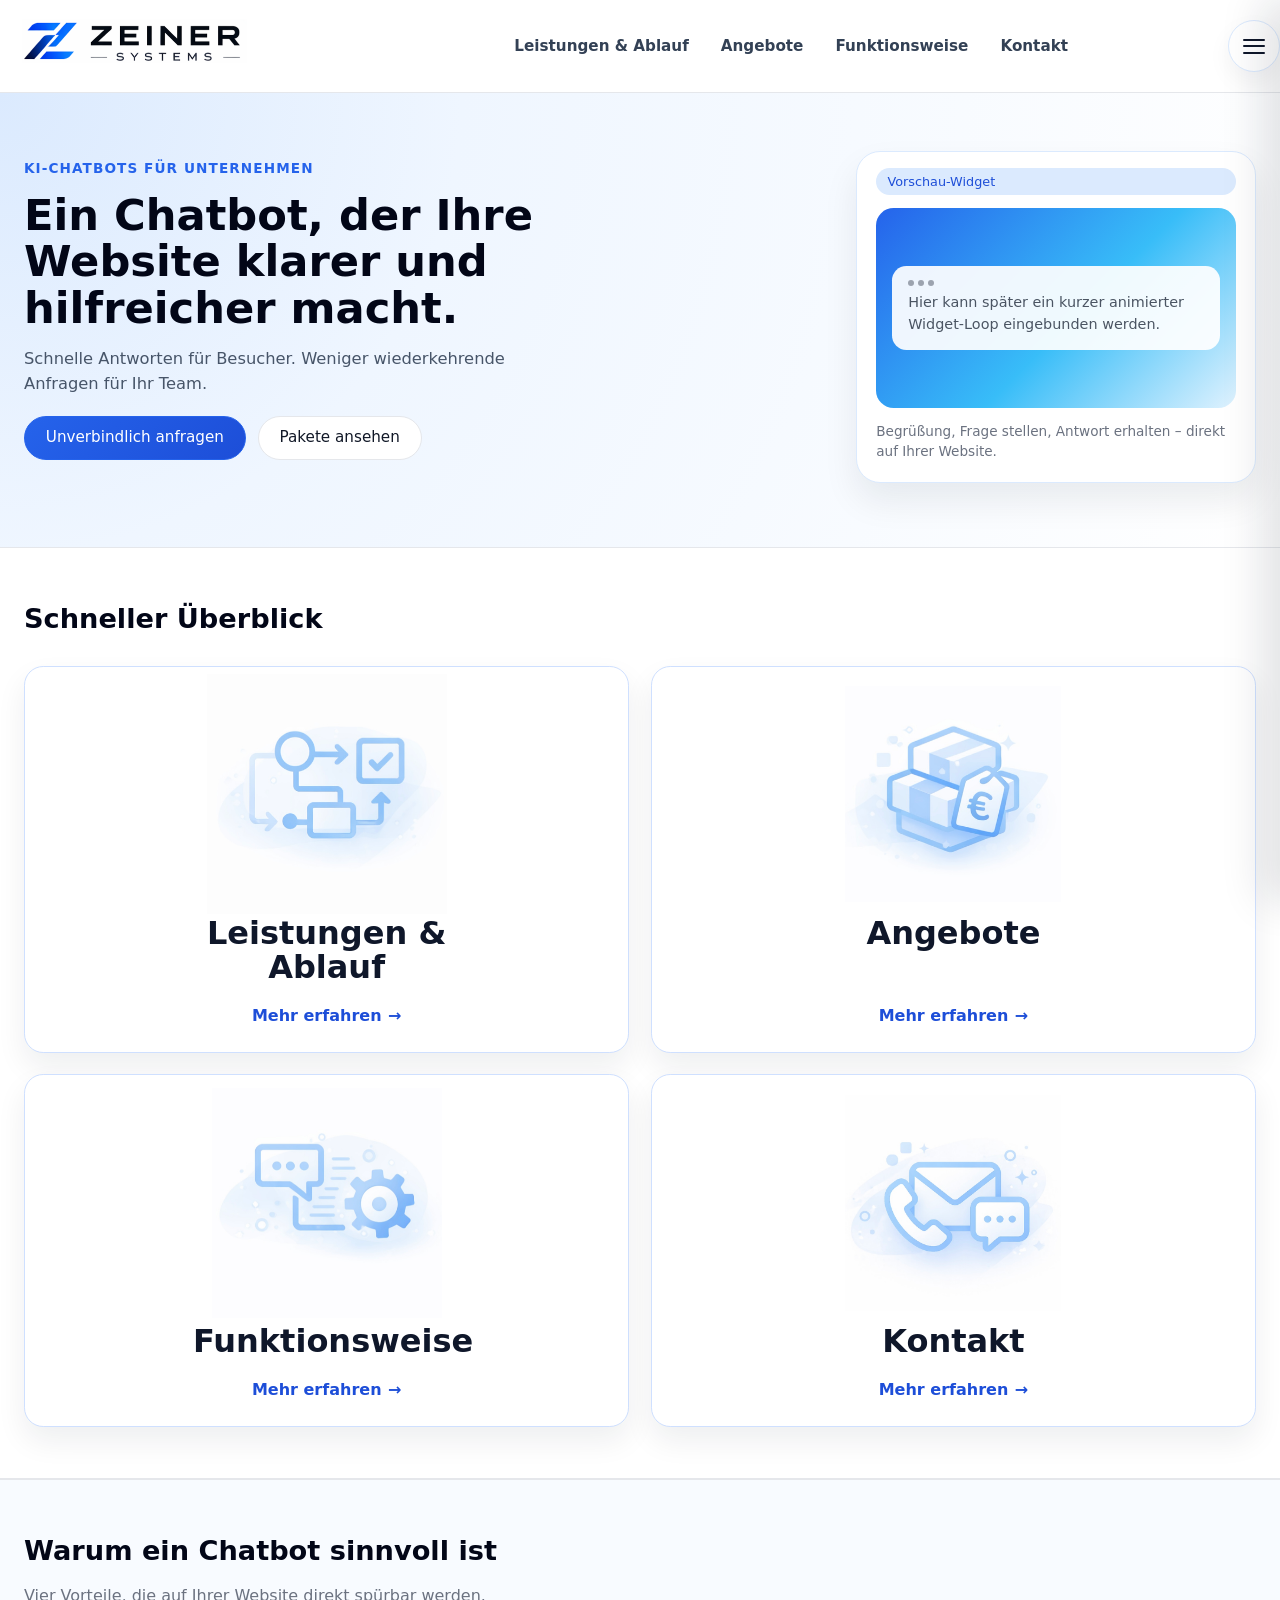
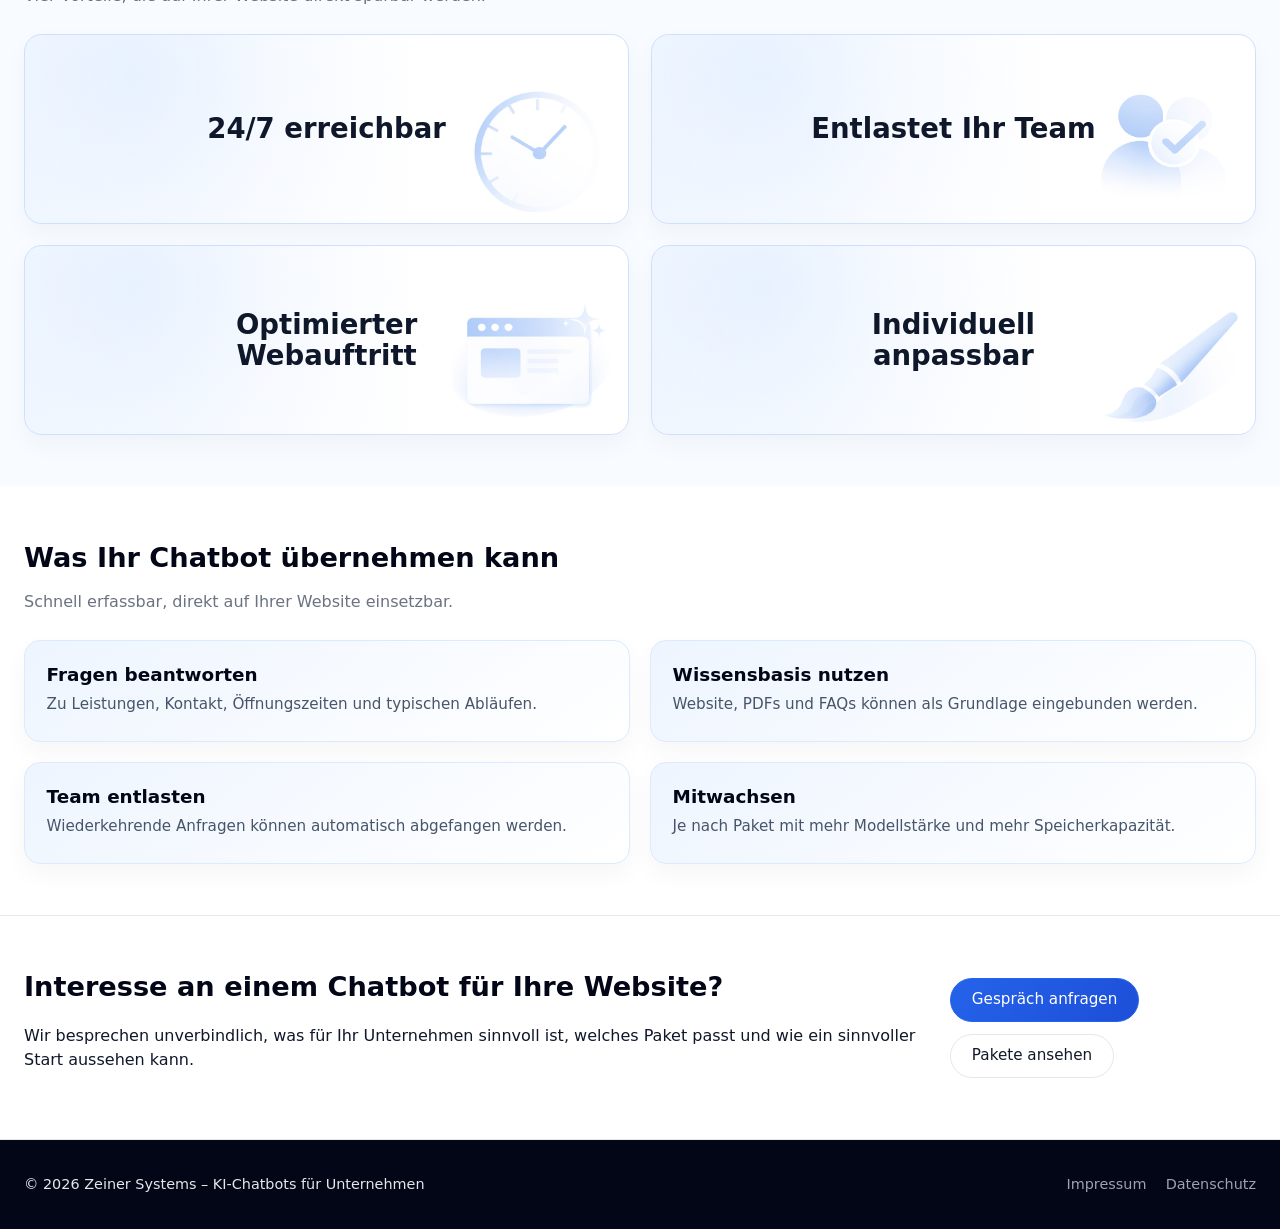
<file: index.html>
<!DOCTYPE html>
<html lang="de">
<head>
  <meta charset="UTF-8" />
  <title>Zeiner Systems – KI-Chatbots für Unternehmen</title>
  <meta name="viewport" content="width=device-width, initial-scale=1" />
  <meta
    name="description"
    content="Zeiner Systems entwickelt und betreut individuelle KI-Chatbots für Unternehmen – von der Analyse Ihrer Inhalte bis zur Integration auf Ihrer Website."
  />
  <link rel="stylesheet" href="style.css" />
</head>
<body>
  <!-- Header / Navigation -->
<header class="site-header">
  <div class="container header-inner">
    <div class="logo">
      <a href="index.html">
        <img
          src="assets/logo-zeiner-systems.png"
          alt="Zeiner Systems Logo"
          class="logo-image"
        />
      </a>
    </div>

    <nav class="header-nav" aria-label="Hauptnavigation">
      <a href="leistungen.html">Leistungen &amp; Ablauf</a>
      <a href="angebote.html">Angebote</a>
      <a href="funktionsweise.html">Funktionsweise</a>
      <a href="kontakt.html">Kontakt</a>
    </nav>

    <button
      class="menu-toggle"
      type="button"
      aria-label="Menü öffnen"
      aria-expanded="false"
      aria-controls="site-drawer"
    >
      <span></span>
      <span></span>
      <span></span>
    </button>
  </div>
</header>

  <!-- Overlay -->
  <div class="drawer-backdrop" id="drawer-backdrop"></div>

  <!-- Drawer / Seitenmenü -->
  <aside class="site-drawer" id="site-drawer" aria-hidden="true">
    <div class="drawer-header">
      <p class="drawer-title">Menü</p>
      <button class="drawer-close" type="button" aria-label="Menü schließen">
        <span></span>
        <span></span>
      </button>
    </div>

    <nav class="drawer-nav">
      <a href="index.html">Home</a>
      <a href="leistungen.html">Leistungen &amp; Ablauf</a>
      <a href="angebote.html">Angebote</a>
      <a href="funktionsweise.html">Funktionsweise</a>
      <a href="kontakt.html">Kontakt</a>
    </nav>

    <div class="drawer-divider"></div>

    <nav class="drawer-nav drawer-nav-secondary">
      <a href="datenschutz.html">Datenschutz</a>
      <a href="impressum.html">Impressum</a>
    </nav>

    <div class="drawer-cta">
      <a href="kontakt.html" class="btn btn-primary">Gespräch anfragen</a>
    </div>
  </aside>

  <main>
    <!-- Hero -->
    <section class="hero">
      <div class="container hero-inner">
        <div class="hero-text">
          <p class="hero-eyebrow">KI-Chatbots für Unternehmen</p>
          <h1>Ein Chatbot, der Ihre Website klarer und hilfreicher macht.</h1>
          <p class="hero-lead">
            Schnelle Antworten für Besucher. Weniger wiederkehrende Anfragen für Ihr Team.
          </p>

          <div class="hero-actions">
            <a href="kontakt.html" class="btn btn-primary">Unverbindlich anfragen</a>
            <a href="angebote.html" class="btn btn-secondary">Pakete ansehen</a>
          </div>
        </div>

        <div class="hero-media">
          <div class="hero-video-card">
            <div class="hero-video-label">Vorschau-Widget</div>
            <div class="hero-video-placeholder">
              <div class="hero-video-placeholder-inner">
                <div class="hero-video-dot-row">
                  <span class="hero-video-dot"></span>
                  <span class="hero-video-dot"></span>
                  <span class="hero-video-dot"></span>
                </div>
                <p>Hier kann später ein kurzer animierter Widget-Loop eingebunden werden.</p>
              </div>
            </div>
            <p class="hero-video-caption">
              Begrüßung, Frage stellen, Antwort erhalten – direkt auf Ihrer Website.
            </p>
          </div>
        </div>
      </div>
    </section>

    <!-- Kacheln -->
    <section class="section section-tiles">
      <div class="container">
        <h2>Schneller Überblick</h2>
        <p class="section-intro">
      
        </p>

<div class="tile-grid tile-grid-strong">
  <a class="tile tile-strong tile-blue" href="leistungen.html">
    <div class="tile-icon-wrap">
      <img src="assets/icon-leistungen.png" alt="Symbol Leistungen und Ablauf" class="tile-icon-image" />
    </div>
    <h3>Leistungen &amp; Ablauf</h3>
    <span class="tile-link">Mehr erfahren</span>
  </a>

  <a class="tile tile-strong tile-indigo" href="angebote.html">
    <div class="tile-icon-wrap">
      <img src="assets/icon-angebote.png" alt="Symbol Angebote" class="tile-icon-image" />
    </div>
    <h3>Angebote</h3>
    <span class="tile-link">Mehr erfahren</span>
  </a>

  <a class="tile tile-strong tile-cyan" href="funktionsweise.html">
    <div class="tile-icon-wrap">
      <img src="assets/icon-funktionsweise.png" alt="Symbol Funktionsweise" class="tile-icon-image" />
    </div>
    <h3>Funktionsweise</h3>
    <span class="tile-link">Mehr erfahren</span>
  </a>

<a class="tile tile-strong tile-slate" href="kontakt.html">
  <div class="tile-icon-wrap">
    <img src="assets/icon-kontakt.png" alt="Symbol Kontakt" class="tile-icon-image" />
  </div>
  <h3>Kontakt</h3>
  <span class="tile-link">Mehr erfahren</span>
</a>
</div>
      </div>
    </section>

<!-- Nutzenblock -->
<section class="section section-soft">
  <div class="container">
    <h2>Warum ein Chatbot sinnvoll ist</h2>
    <p class="section-intro">
      Vier Vorteile, die auf Ihrer Website direkt spürbar werden.
    </p>

    <div class="benefit-grid">
      <article class="benefit-card">
        <img src="assets/benefit-24-7.png" alt="" class="benefit-card-bg-image" />
        <h3>24/7 erreichbar</h3>
      </article>

      <article class="benefit-card">
        <img src="assets/benefit-team.png" alt="" class="benefit-card-bg-image" />
        <h3>Entlastet Ihr Team</h3>
      </article>

      <article class="benefit-card">
        <img src="assets/benefit-webauftritt.png" alt="" class="benefit-card-bg-image" />
        <h3>Optimierter Webauftritt</h3>
      </article>

      <article class="benefit-card">
        <img src="assets/benefit-custom.png" alt="" class="benefit-card-bg-image" />
        <h3>Individuell anpassbar</h3>
      </article>
    </div>
  </div>
</section>

    <!-- Was der Chatbot übernehmen kann -->
    <section class="section">
      <div class="container">
        <h2>Was Ihr Chatbot übernehmen kann</h2>
        <p class="section-intro">
          Schnell erfassbar, direkt auf Ihrer Website einsetzbar.
        </p>

        <div class="feature-mini-grid">
          <div class="feature-mini-card">
            <h3>Fragen beantworten</h3>
            <p>Zu Leistungen, Kontakt, Öffnungszeiten und typischen Abläufen.</p>
          </div>

          <div class="feature-mini-card">
            <h3>Wissensbasis nutzen</h3>
            <p>Website, PDFs und FAQs können als Grundlage eingebunden werden.</p>
          </div>

          <div class="feature-mini-card">
            <h3>Team entlasten</h3>
            <p>Wiederkehrende Anfragen können automatisch abgefangen werden.</p>
          </div>

          <div class="feature-mini-card">
            <h3>Mitwachsen</h3>
            <p>Je nach Paket mit mehr Modellstärke und mehr Speicherkapazität.</p>
          </div>
        </div>
      </div>
    </section>

    <!-- CTA -->
    <section class="section section-alt home-cta-section">
      <div class="container home-cta">
        <div>
          <h2>Interesse an einem Chatbot für Ihre Website?</h2>
          <p>
            Wir besprechen unverbindlich, was für Ihr Unternehmen sinnvoll ist, welches Paket passt
            und wie ein sinnvoller Start aussehen kann.
          </p>
        </div>
        <div class="cta-actions">
          <a href="kontakt.html" class="btn btn-primary">Gespräch anfragen</a>
          <a href="angebote.html" class="btn btn-secondary">Pakete ansehen</a>
        </div>
      </div>
    </section>
  </main>

  <!-- Footer -->
  <footer class="site-footer">
    <div class="container footer-inner">
      <div class="footer-left">
        <p>© <span id="year"></span> Zeiner Systems – KI-Chatbots für Unternehmen</p>
      </div>
      <div class="footer-right">
        <a href="impressum.html">Impressum</a>
        <a href="datenschutz.html">Datenschutz</a>
      </div>
    </div>
  </footer>

  <script src="script.js"></script>
  <script>
    document.getElementById("year").textContent = new Date().getFullYear();
  </script>
</body>
</html>
</file>
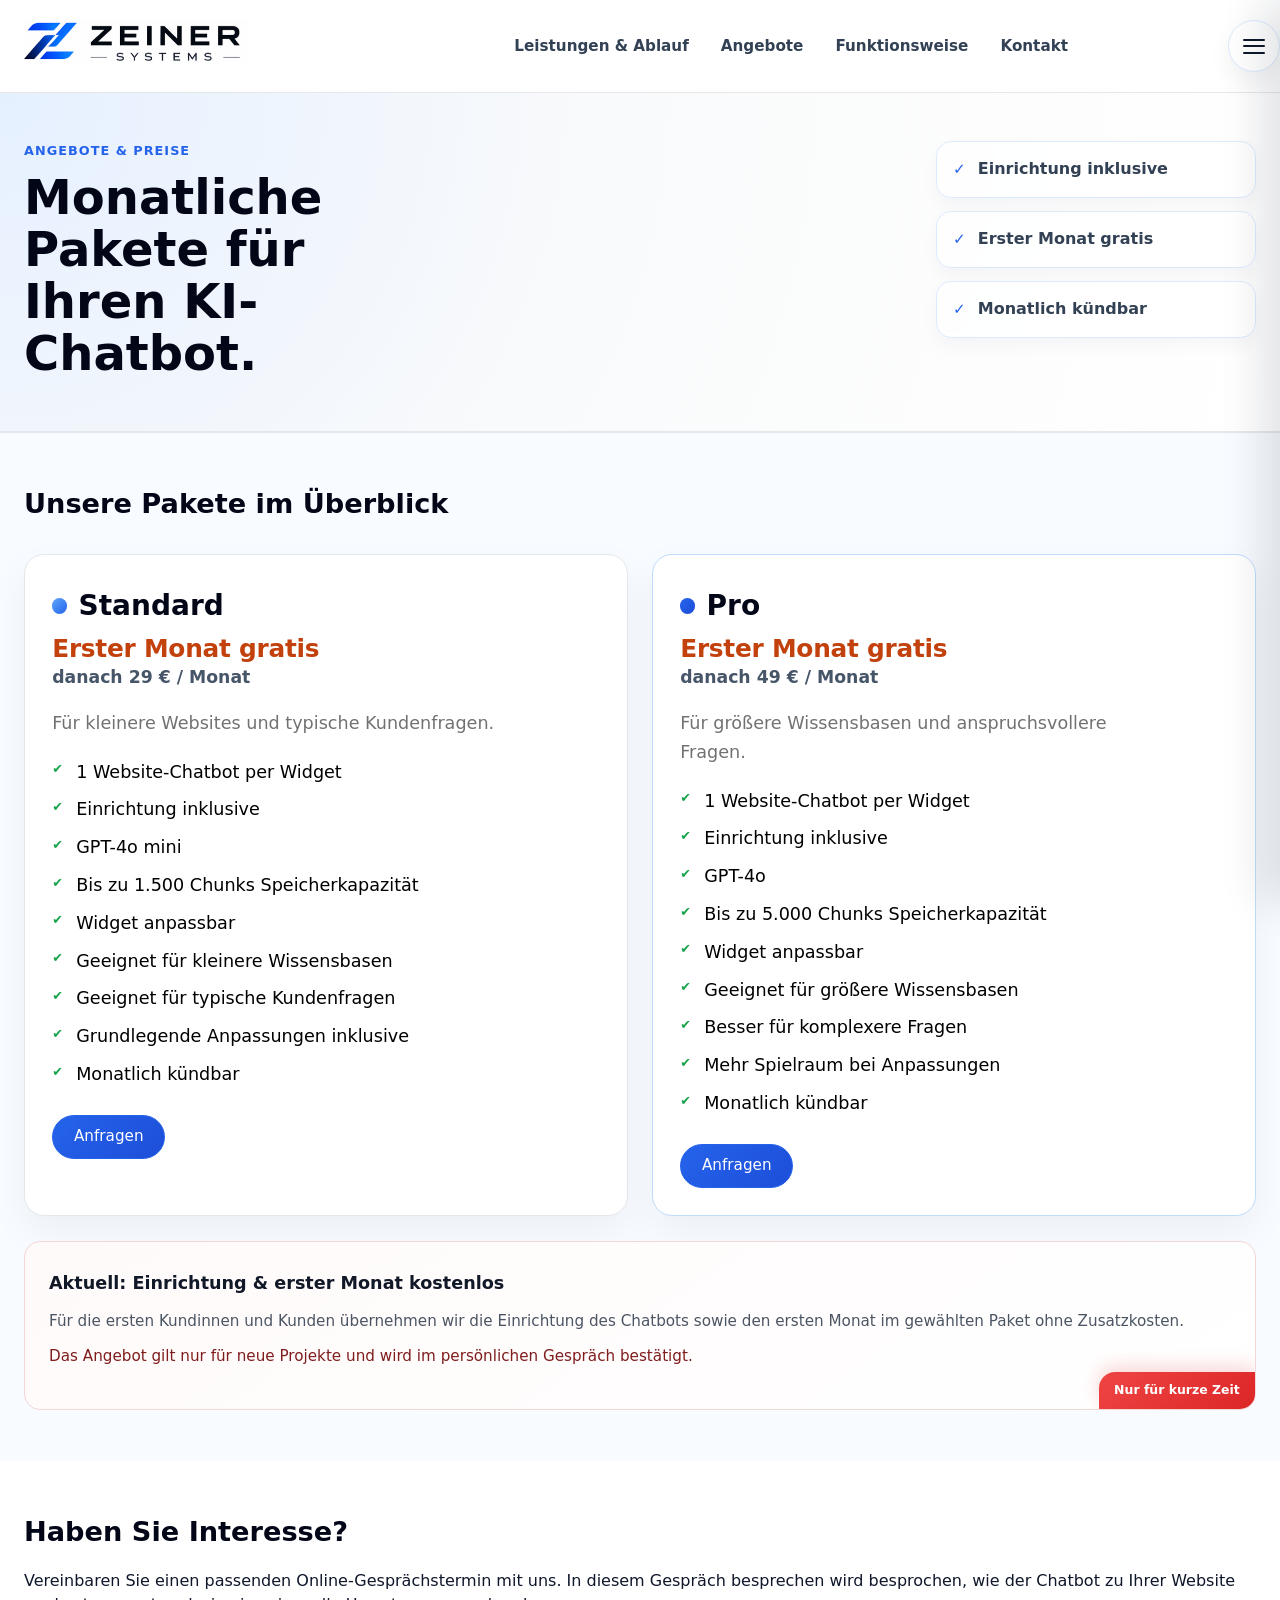
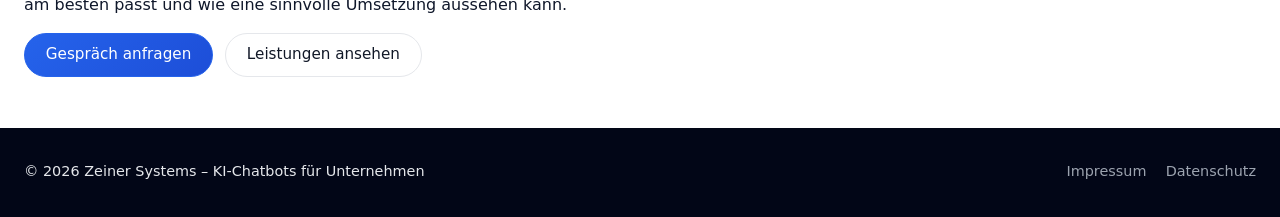
<file: angebote.html>
<!DOCTYPE html>
<html lang="de">
<head>
  <meta charset="UTF-8" />
  <title>Angebote &amp; Preise – Zeiner Systems</title>
  <meta name="viewport" content="width=device-width, initial-scale=1" />
  <meta
    name="description"
    content="Übersicht über die monatlichen Pakete von Zeiner Systems – Standard- und Pro-Plan für Ihren KI-Chatbot."
  />
  <link rel="stylesheet" href="style.css" />
</head>
<body>
  <!-- Header / Navigation -->
<header class="site-header">
  <div class="container header-inner">
    <div class="logo">
      <a href="index.html">
        <img
          src="assets/logo-zeiner-systems.png"
          alt="Zeiner Systems Logo"
          class="logo-image"
        />
      </a>
    </div>

    <nav class="header-nav" aria-label="Hauptnavigation">
      <a href="leistungen.html">Leistungen &amp; Ablauf</a>
      <a href="angebote.html">Angebote</a>
      <a href="funktionsweise.html">Funktionsweise</a>
      <a href="kontakt.html">Kontakt</a>
    </nav>

    <button
      class="menu-toggle"
      type="button"
      aria-label="Menü öffnen"
      aria-expanded="false"
      aria-controls="site-drawer"
    >
      <span></span>
      <span></span>
      <span></span>
    </button>
  </div>
</header>

  <!-- Overlay -->
  <div class="drawer-backdrop" id="drawer-backdrop"></div>

  <!-- Drawer / Seitenmenü -->
  <aside class="site-drawer" id="site-drawer" aria-hidden="true">
    <div class="drawer-header">
      <p class="drawer-title">Menü</p>
      <button class="drawer-close" type="button" aria-label="Menü schließen">
        <span></span>
        <span></span>
      </button>
    </div>

    <nav class="drawer-nav">
      <a href="index.html">Home</a>
      <a href="leistungen.html">Leistungen &amp; Ablauf</a>
      <a href="angebote.html">Angebote</a>
      <a href="funktionsweise.html">Funktionsweise</a>
      <a href="kontakt.html">Kontakt</a>
    </nav>

    <div class="drawer-divider"></div>

    <nav class="drawer-nav drawer-nav-secondary">
      <a href="datenschutz.html">Datenschutz</a>
      <a href="impressum.html">Impressum</a>
    </nav>

    <div class="drawer-cta">
      <a href="kontakt.html" class="btn btn-primary">Gespräch anfragen</a>
    </div>
  </aside>

  <main>
    <!-- Page-Hero -->
 <section class="page-hero">
  <div class="container">
    <div class="page-hero-split">
      <div class="page-hero-copy">
        <p class="page-eyebrow">Angebote &amp; Preise</p>
        <h1>Monatliche Pakete für Ihren KI-Chatbot.</h1>
      </div>

      <div class="page-hero-side page-hero-side-angebote">
        <div class="page-hero-highlight">
          <div class="page-hero-highlight-item">Einrichtung inklusive</div>
          <div class="page-hero-highlight-item">Erster Monat gratis</div>
          <div class="page-hero-highlight-item">Monatlich kündbar</div>
        </div>
      </div>
    </div>
  </div>
</section>

<!-- Pakete -->
<section class="section section-soft">
  <div class="container">
    <h2>Unsere Pakete im Überblick</h2>
    <p class="section-intro">

    </p>

    <div class="pricing-grid pricing-grid-clean">
      <!-- Standard -->
      <article class="pricing-card pricing-card-clean">
        <div class="pricing-top">
          <div class="pricing-plan-row">
            <span class="pricing-plan-dot pricing-plan-dot-standard"></span>
            <div class="pricing-label">Standard</div>
          </div>
          <p class="pricing-highlight">Erster Monat gratis</p>
          <p class="pricing-after">danach 29&nbsp;€ / Monat</p>
        </div>

        <p class="pricing-tagline">
          Für kleinere Websites und typische Kundenfragen.
        </p>

<ul class="check-list pricing-check-list">
  <li>1 Website-Chatbot per Widget</li>
  <li>Einrichtung inklusive</li>
  <li>GPT-4o mini</li>
  <li>Bis zu 1.500 Chunks Speicherkapazität</li>
  <li>Widget anpassbar</li>
  <li>Geeignet für kleinere Wissensbasen</li>
  <li>Geeignet für typische Kundenfragen</li>
  <li>Grundlegende Anpassungen inklusive</li>
  <li>Monatlich kündbar</li>
</ul>

        <div class="pricing-actions">
          <a href="kontakt.html" class="btn btn-primary">Anfragen</a>
        </div>
      </article>

      <!-- Pro -->
      <article class="pricing-card pricing-card-clean pricing-card-pro">
        <div class="pricing-top">
          <div class="pricing-plan-row">
            <span class="pricing-plan-dot pricing-plan-dot-pro"></span>
            <div class="pricing-label">Pro</div>
          </div>
          <p class="pricing-highlight">Erster Monat gratis</p>
          <p class="pricing-after">danach 49&nbsp;€ / Monat</p>
        </div>

        <p class="pricing-tagline">
          Für größere Wissensbasen und anspruchsvollere Fragen.
        </p>

<ul class="check-list pricing-check-list">
  <li>1 Website-Chatbot per Widget</li>
  <li>Einrichtung inklusive</li>
  <li>GPT-4o</li>
  <li>Bis zu 5.000 Chunks Speicherkapazität</li>
  <li>Widget anpassbar</li>
  <li>Geeignet für größere Wissensbasen</li>
  <li>Besser für komplexere Fragen</li>
  <li>Mehr Spielraum bei Anpassungen</li>
  <li>Monatlich kündbar</li>
</ul>

        <div class="pricing-actions">
          <a href="kontakt.html" class="btn btn-primary">Anfragen</a>
        </div>
      </article>
    </div>


    <!-- Aktions-Hinweis -->
    <div class="card-soft promo-card promo-card-clean">
      <div class="promo-corner-badge">Nur für kurze Zeit</div>

      <h3>Aktuell: Einrichtung &amp; erster Monat kostenlos</h3>
      <p>
        Für die ersten Kundinnen und Kunden übernehmen wir die Einrichtung des Chatbots
        sowie den ersten Monat im gewählten Paket ohne Zusatzkosten.
      </p>
      <p class="card-soft-note">
        Das Angebot gilt nur für neue Projekte und wird im persönlichen Gespräch bestätigt.
      </p>
    </div>
  </div>
</section>

    <!-- Nächster Schritt -->
    <section class="section">
      <div class="container cta-row">
        <div>
<div>
  <h2>Haben Sie Interesse?</h2>
  <p>
Vereinbaren Sie einen passenden Online-Gesprächstermin mit uns.

In diesem Gespräch besprechen wird besprochen, wie der Chatbot zu Ihrer Website am besten passt

und wie eine sinnvolle Umsetzung aussehen kann.
  </p>
</div>
        <div class="cta-actions">
          <a href="kontakt.html" class="btn btn-primary">Gespräch anfragen</a>
          <a href="leistungen.html" class="btn btn-secondary">Leistungen ansehen</a>
        </div>
      </div>
    </section>
  </main>

  <!-- Footer -->
  <footer class="site-footer">
    <div class="container footer-inner">
      <div class="footer-left">
        <p>© <span id="year"></span> Zeiner Systems – KI-Chatbots für Unternehmen</p>
      </div>
      <div class="footer-right">
        <a href="impressum.html">Impressum</a>
        <a href="datenschutz.html">Datenschutz</a>
      </div>
    </div>
  </footer>

  <script src="script.js"></script>
  <script>
    document.getElementById("year").textContent = new Date().getFullYear();
  </script>
</body>
</html>
</file>
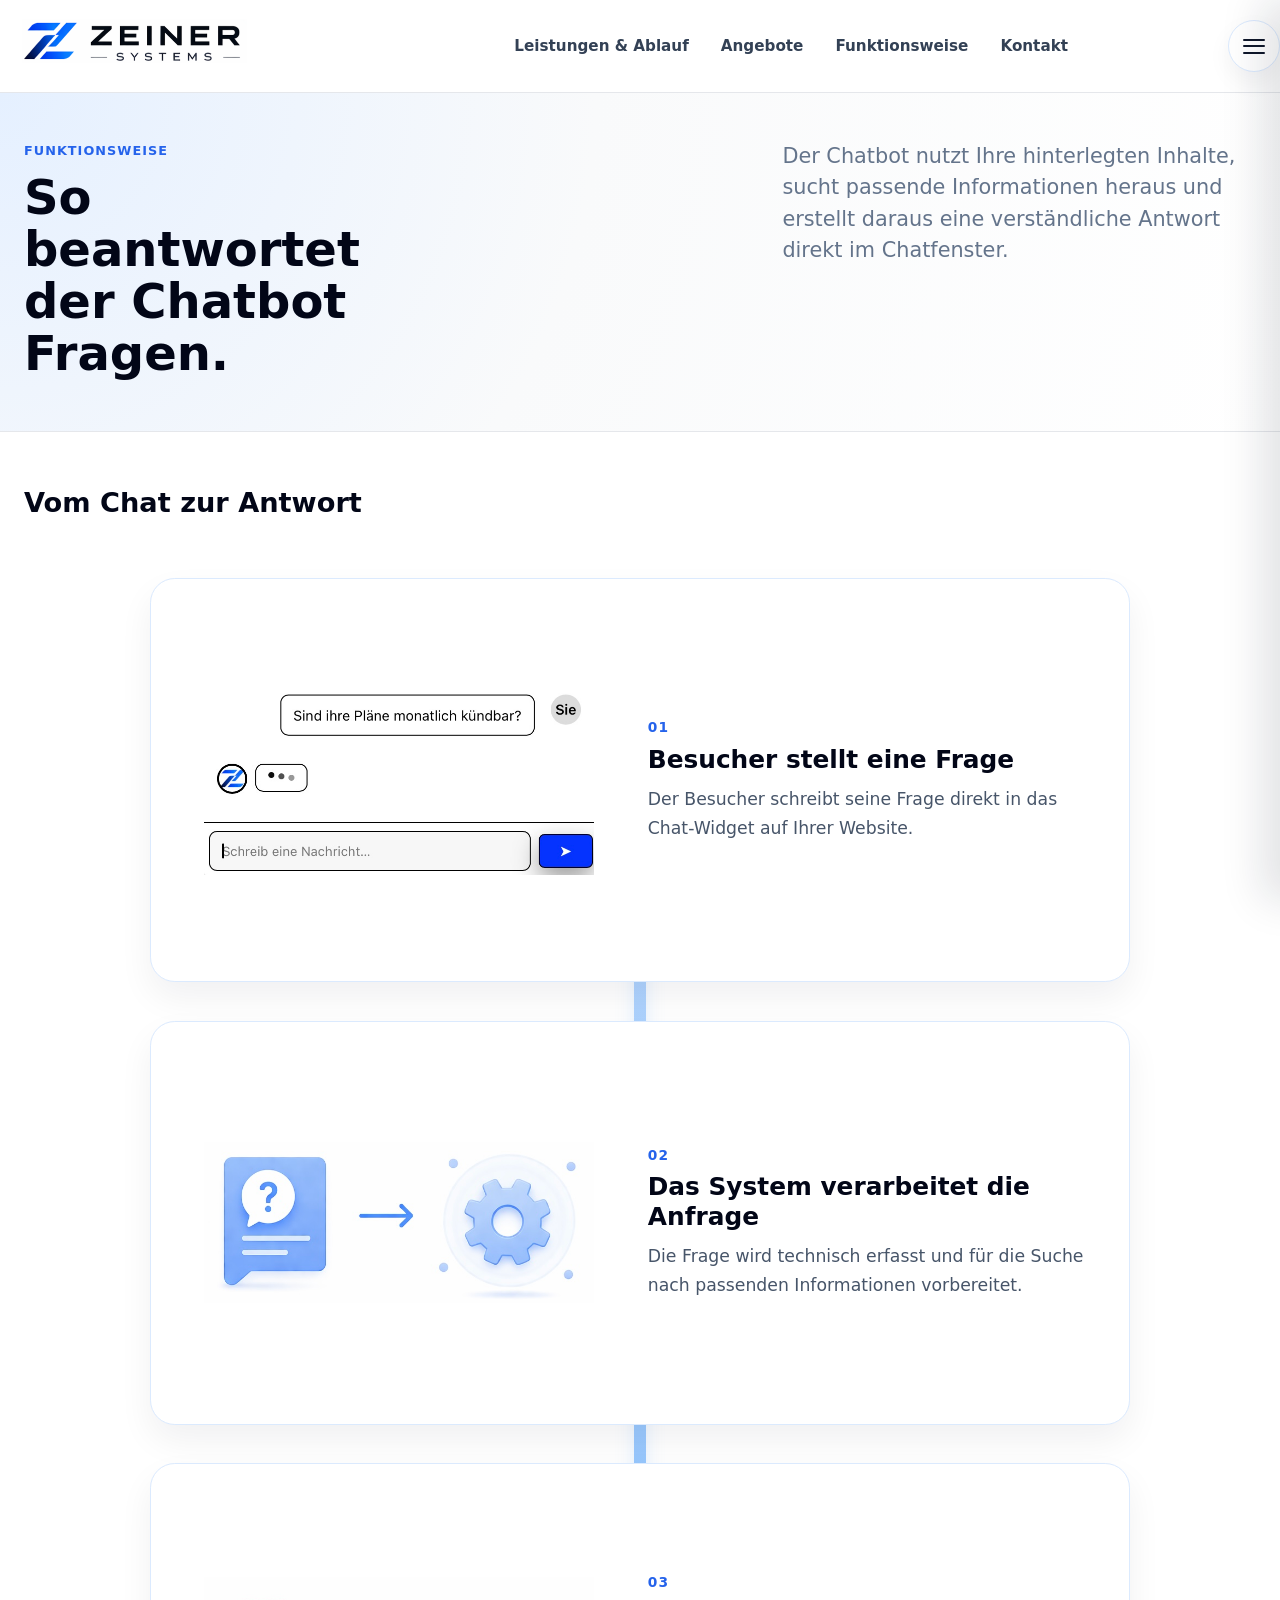
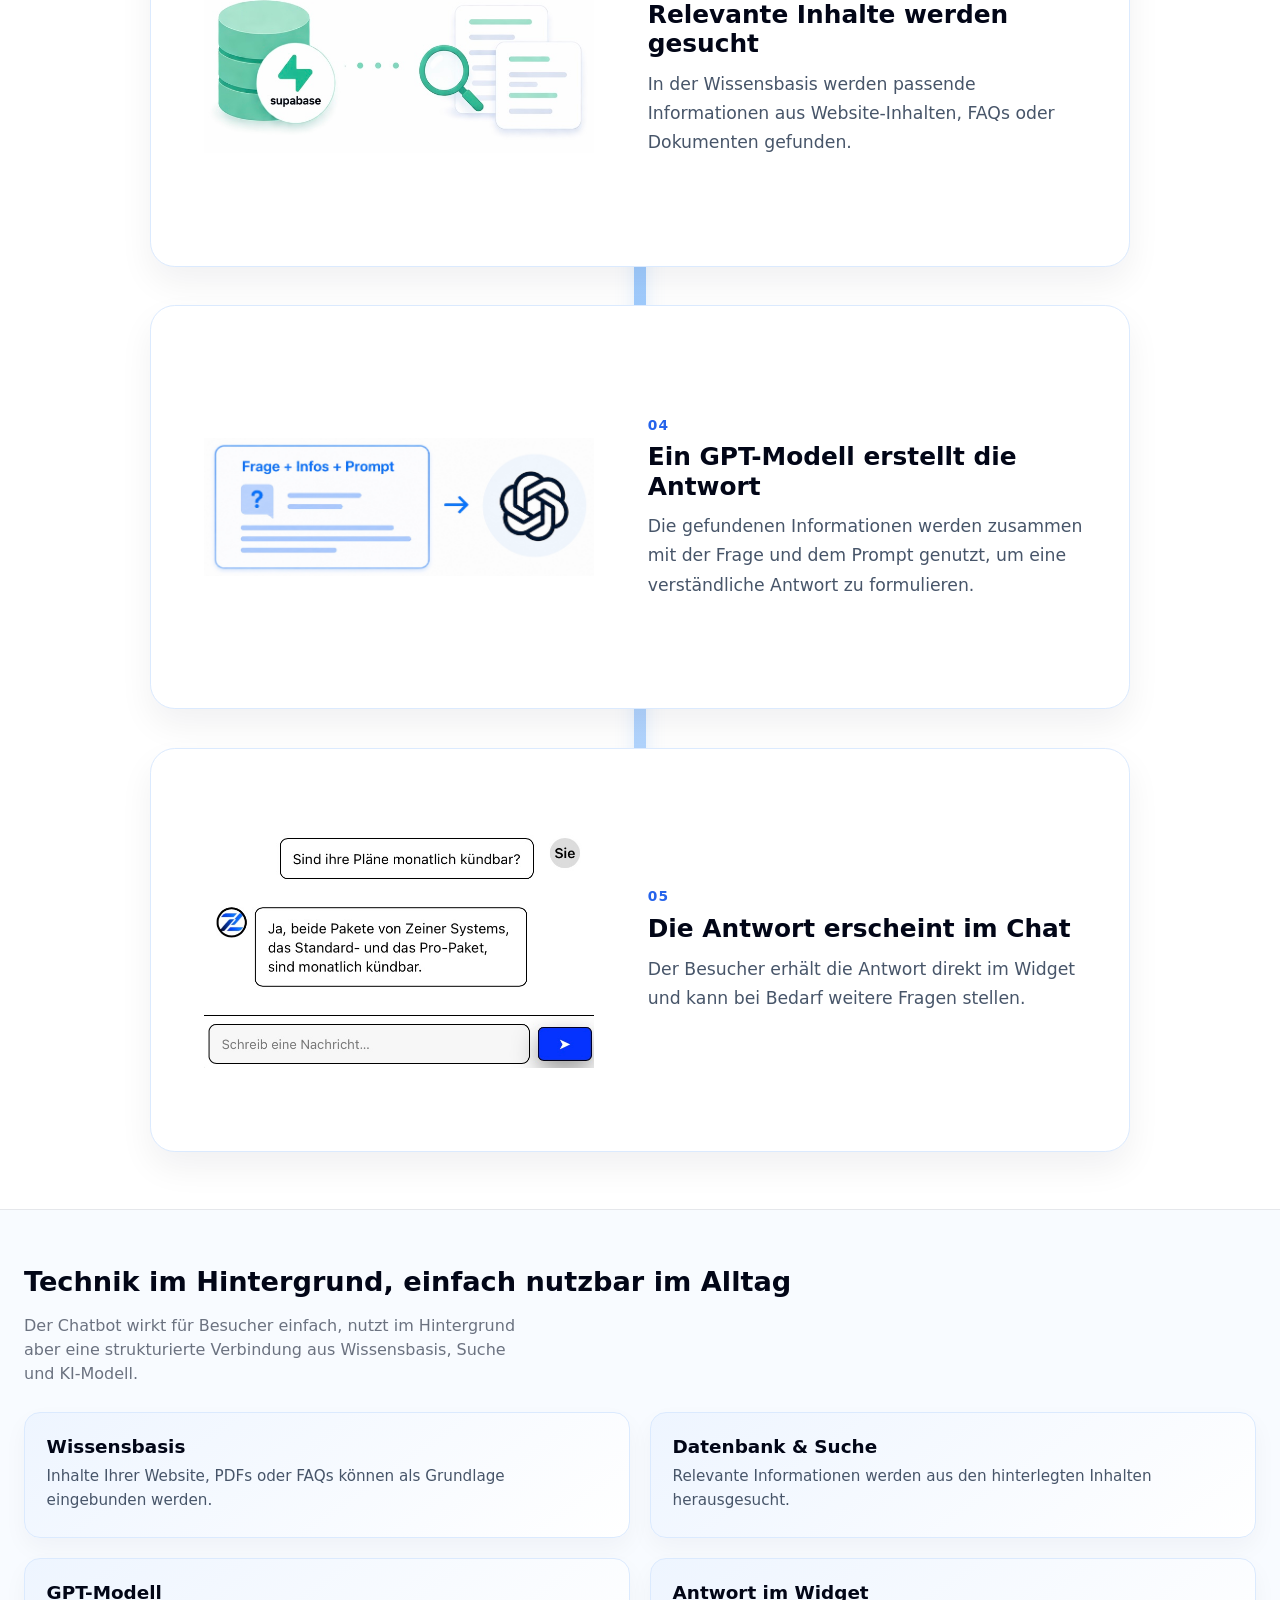
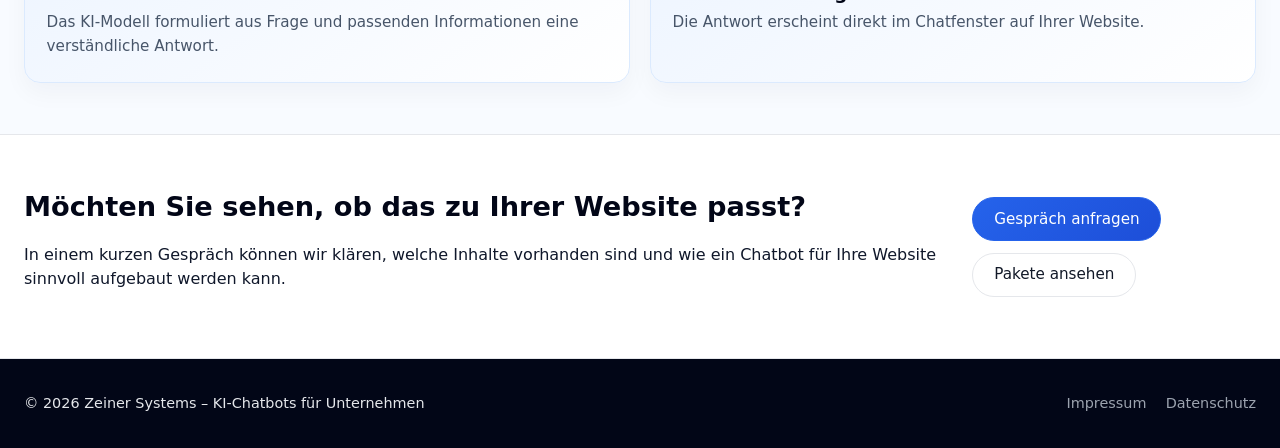
<file: funktionsweise.html>
<!DOCTYPE html>
<html lang="de">
<head>
  <meta charset="UTF-8" />
  <title>Funktionsweise – Zeiner Systems</title>
  <meta name="viewport" content="width=device-width, initial-scale=1" />
  <meta
    name="description"
    content="So funktioniert der KI-Chatbot von Zeiner Systems – von der Frage im Chat über die Suche in der Wissensbasis bis zur Antwort durch ein GPT-Modell."
  />
  <link rel="stylesheet" href="style.css" />
</head>
<body>
  <!-- Header / Navigation -->
  <header class="site-header">
    <div class="container header-inner">
      <div class="logo">
        <a href="index.html">
          <img
            src="assets/logo-zeiner-systems.png"
            alt="Zeiner Systems Logo"
            class="logo-image"
          />
        </a>
      </div>

      <nav class="header-nav" aria-label="Hauptnavigation">
        <a href="leistungen.html">Leistungen &amp; Ablauf</a>
        <a href="angebote.html">Angebote</a>
        <a href="funktionsweise.html">Funktionsweise</a>
        <a href="kontakt.html">Kontakt</a>
      </nav>

      <button
        class="menu-toggle"
        type="button"
        aria-label="Menü öffnen"
        aria-expanded="false"
        aria-controls="site-drawer"
      >
        <span></span>
        <span></span>
        <span></span>
      </button>
    </div>
  </header>

  <!-- Overlay -->
  <div class="drawer-backdrop" id="drawer-backdrop"></div>

  <!-- Drawer -->
  <aside class="site-drawer" id="site-drawer" aria-hidden="true">
    <div class="drawer-header">
      <p class="drawer-title">Menü</p>
      <button class="drawer-close" type="button" aria-label="Menü schließen">
        <span></span>
        <span></span>
      </button>
    </div>

    <nav class="drawer-nav">
      <a href="index.html">Home</a>
      <a href="leistungen.html">Leistungen &amp; Ablauf</a>
      <a href="angebote.html">Angebote</a>
      <a href="funktionsweise.html">Funktionsweise</a>
      <a href="kontakt.html">Kontakt</a>
    </nav>

    <div class="drawer-divider"></div>

    <nav class="drawer-nav drawer-nav-secondary">
      <a href="datenschutz.html">Datenschutz</a>
      <a href="impressum.html">Impressum</a>
    </nav>

    <div class="drawer-cta">
      <a href="kontakt.html" class="btn btn-primary">Gespräch anfragen</a>
    </div>
  </aside>

  <main>
    <!-- Hero -->
    <section class="page-hero">
      <div class="container">
        <div class="page-hero-split">
          <div class="page-hero-copy">
            <p class="page-eyebrow">Funktionsweise</p>
            <h1>So beantwortet der Chatbot Fragen.</h1>
          </div>

          <div class="page-hero-side page-hero-side-funktionsweise">
            <p class="page-hero-side-text">
              Der Chatbot nutzt Ihre hinterlegten Inhalte, sucht passende Informationen heraus
              und erstellt daraus eine verständliche Antwort direkt im Chatfenster.
            </p>
          </div>
        </div>
      </div>
    </section>

    <!-- Roadmap -->
    <section class="section">
      <div class="container">
        <h2>Vom Chat zur Antwort</h2>
        <p class="section-intro">
          
        </p>

        <div class="function-roadmap">
          <div class="function-roadmap-line" aria-hidden="true"></div>

          <article class="function-step function-step-left">
            <div class="function-step-card">
              <div class="function-step-image-wrap">
                <img src="assets/funktionsweise-frage.png" alt="" class="function-step-image" />
              </div>
              <div class="function-step-content">
                <div class="function-step-number">01</div>
                <h3>Besucher stellt eine Frage</h3>
                <p>
                  Der Besucher schreibt seine Frage direkt in das Chat-Widget auf Ihrer Website.
                </p>
              </div>
            </div>
          </article>

          <article class="function-step function-step-right">
            <div class="function-step-card">
              <div class="function-step-image-wrap">
                <img src="assets/funktionsweise-system.png" alt="" class="function-step-image" />
              </div>
              <div class="function-step-content">
                <div class="function-step-number">02</div>
                <h3>Das System verarbeitet die Anfrage</h3>
                <p>
                  Die Frage wird technisch erfasst und für die Suche nach passenden Informationen vorbereitet.
                </p>
              </div>
            </div>
          </article>

          <article class="function-step function-step-left">
            <div class="function-step-card">
              <div class="function-step-image-wrap">
                <img src="assets/funktionsweise-datenbank.png" alt="" class="function-step-image" />
              </div>
              <div class="function-step-content">
                <div class="function-step-number">03</div>
                <h3>Relevante Inhalte werden gesucht</h3>
                <p>
                  In der Wissensbasis werden passende Informationen aus Website-Inhalten, FAQs oder Dokumenten gefunden.
                </p>
              </div>
            </div>
          </article>

          <article class="function-step function-step-right">
            <div class="function-step-card">
              <div class="function-step-image-wrap">
                <img src="assets/funktionsweise-gpt.png" alt="" class="function-step-image" />
              </div>
              <div class="function-step-content">
                <div class="function-step-number">04</div>
                <h3>Ein GPT-Modell erstellt die Antwort</h3>
                <p>
                  Die gefundenen Informationen werden zusammen mit der Frage und dem Prompt genutzt, um eine verständliche Antwort zu formulieren.
                </p>
              </div>
            </div>
          </article>

          <article class="function-step function-step-left">
            <div class="function-step-card">
              <div class="function-step-image-wrap">
                <img src="assets/funktionsweise-antwort.png" alt="" class="function-step-image" />
              </div>
              <div class="function-step-content">
                <div class="function-step-number">05</div>
                <h3>Die Antwort erscheint im Chat</h3>
                <p>
                  Der Besucher erhält die Antwort direkt im Widget und kann bei Bedarf weitere Fragen stellen.
                </p>
              </div>
            </div>
          </article>
        </div>
      </div>
    </section>

    <!-- Technik kurz erklärt -->
    <section class="section section-soft">
      <div class="container">
        <h2>Technik im Hintergrund, einfach nutzbar im Alltag</h2>
        <p class="section-intro">
          Der Chatbot wirkt für Besucher einfach, nutzt im Hintergrund aber eine strukturierte Verbindung
          aus Wissensbasis, Suche und KI-Modell.
        </p>

        <div class="feature-mini-grid">
          <div class="feature-mini-card">
            <h3>Wissensbasis</h3>
            <p>
              Inhalte Ihrer Website, PDFs oder FAQs können als Grundlage eingebunden werden.
            </p>
          </div>

          <div class="feature-mini-card">
            <h3>Datenbank &amp; Suche</h3>
            <p>
              Relevante Informationen werden aus den hinterlegten Inhalten herausgesucht.
            </p>
          </div>

          <div class="feature-mini-card">
            <h3>GPT-Modell</h3>
            <p>
              Das KI-Modell formuliert aus Frage und passenden Informationen eine verständliche Antwort.
            </p>
          </div>

          <div class="feature-mini-card">
            <h3>Antwort im Widget</h3>
            <p>
              Die Antwort erscheint direkt im Chatfenster auf Ihrer Website.
            </p>
          </div>
        </div>
      </div>
    </section>

    <!-- CTA -->
    <section class="section section-alt">
      <div class="container cta-row">
        <div>
          <h2>Möchten Sie sehen, ob das zu Ihrer Website passt?</h2>
          <p>
            In einem kurzen Gespräch können wir klären, welche Inhalte vorhanden sind und wie ein
            Chatbot für Ihre Website sinnvoll aufgebaut werden kann.
          </p>
        </div>
        <div class="cta-actions">
          <a href="kontakt.html" class="btn btn-primary">Gespräch anfragen</a>
          <a href="angebote.html" class="btn btn-secondary">Pakete ansehen</a>
        </div>
      </div>
    </section>
  </main>

  <footer class="site-footer">
    <div class="container footer-inner">
      <div class="footer-left">
        <p>© <span id="year"></span> Zeiner Systems – KI-Chatbots für Unternehmen</p>
      </div>
      <div class="footer-right">
        <a href="impressum.html">Impressum</a>
        <a href="datenschutz.html">Datenschutz</a>
      </div>
    </div>
  </footer>

  <script src="script.js"></script>
  <script>
    document.getElementById("year").textContent = new Date().getFullYear();
  </script>
</body>
</html>
</file>
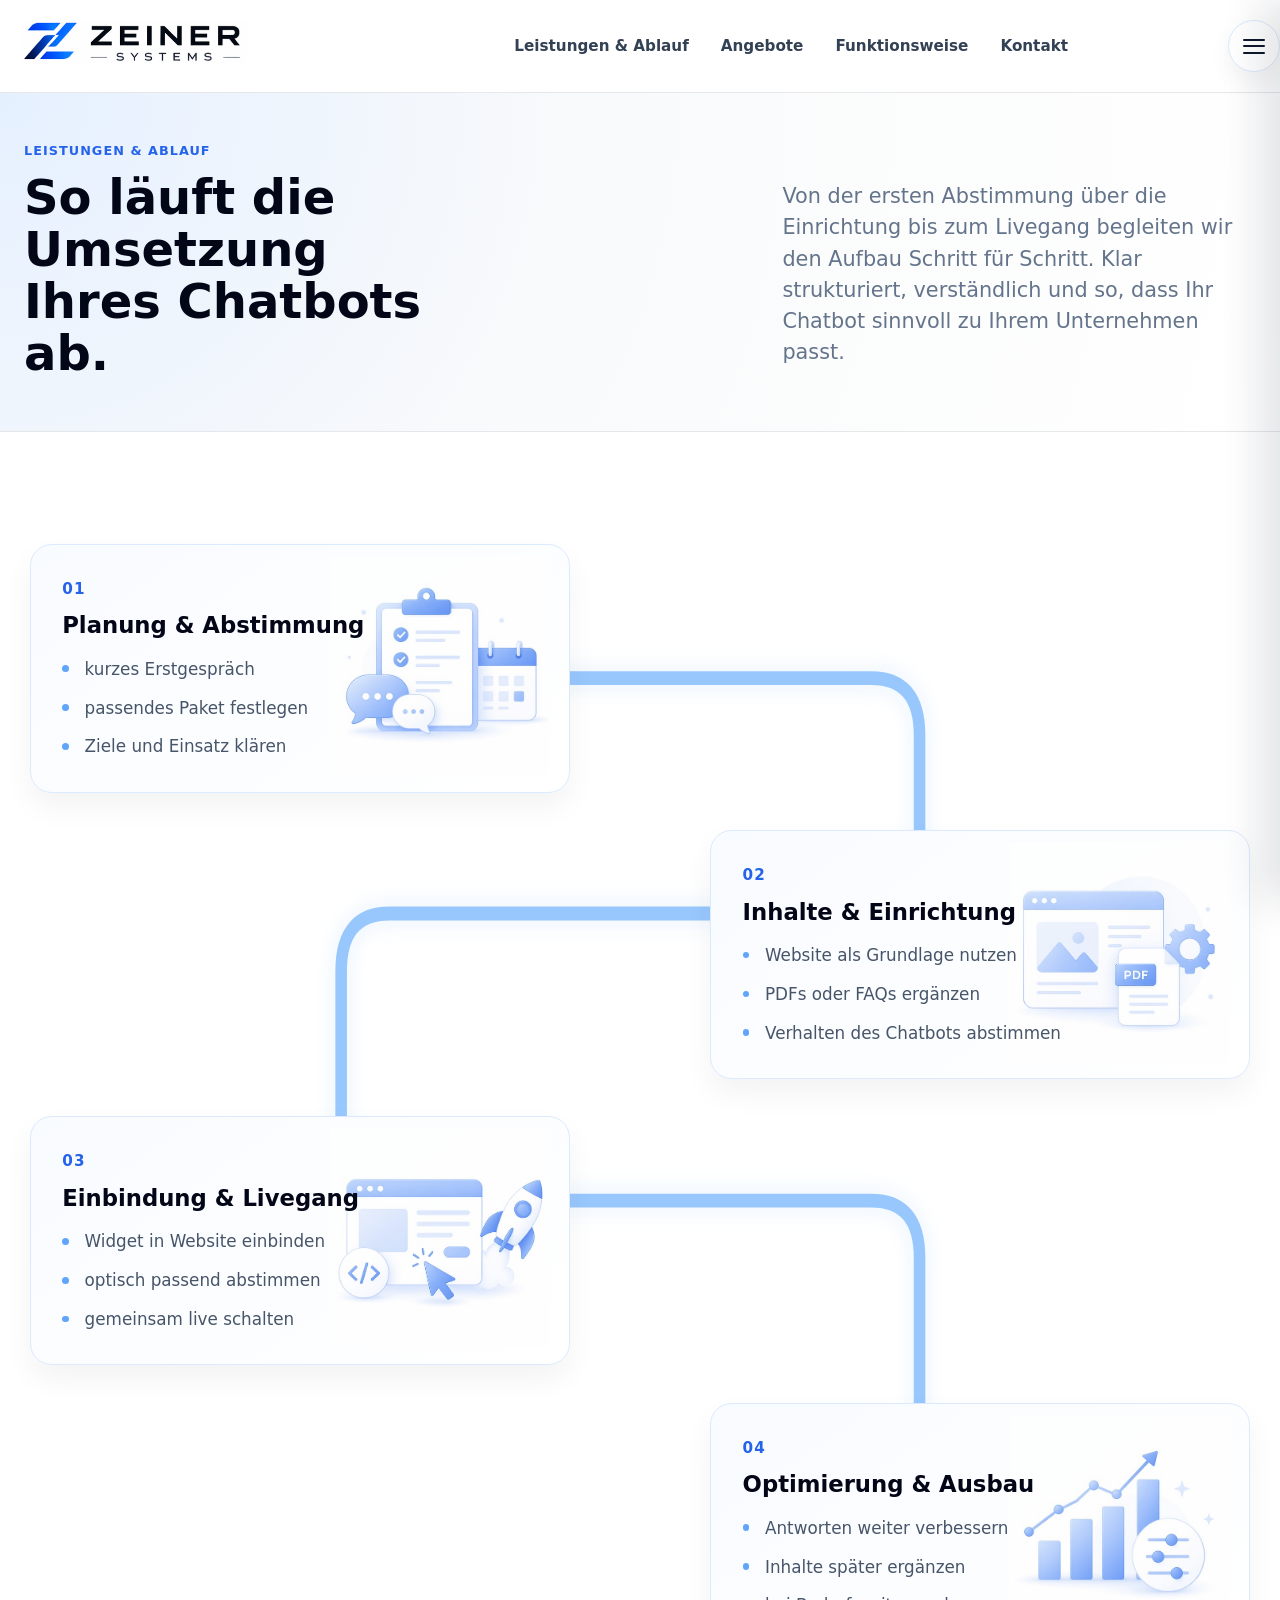
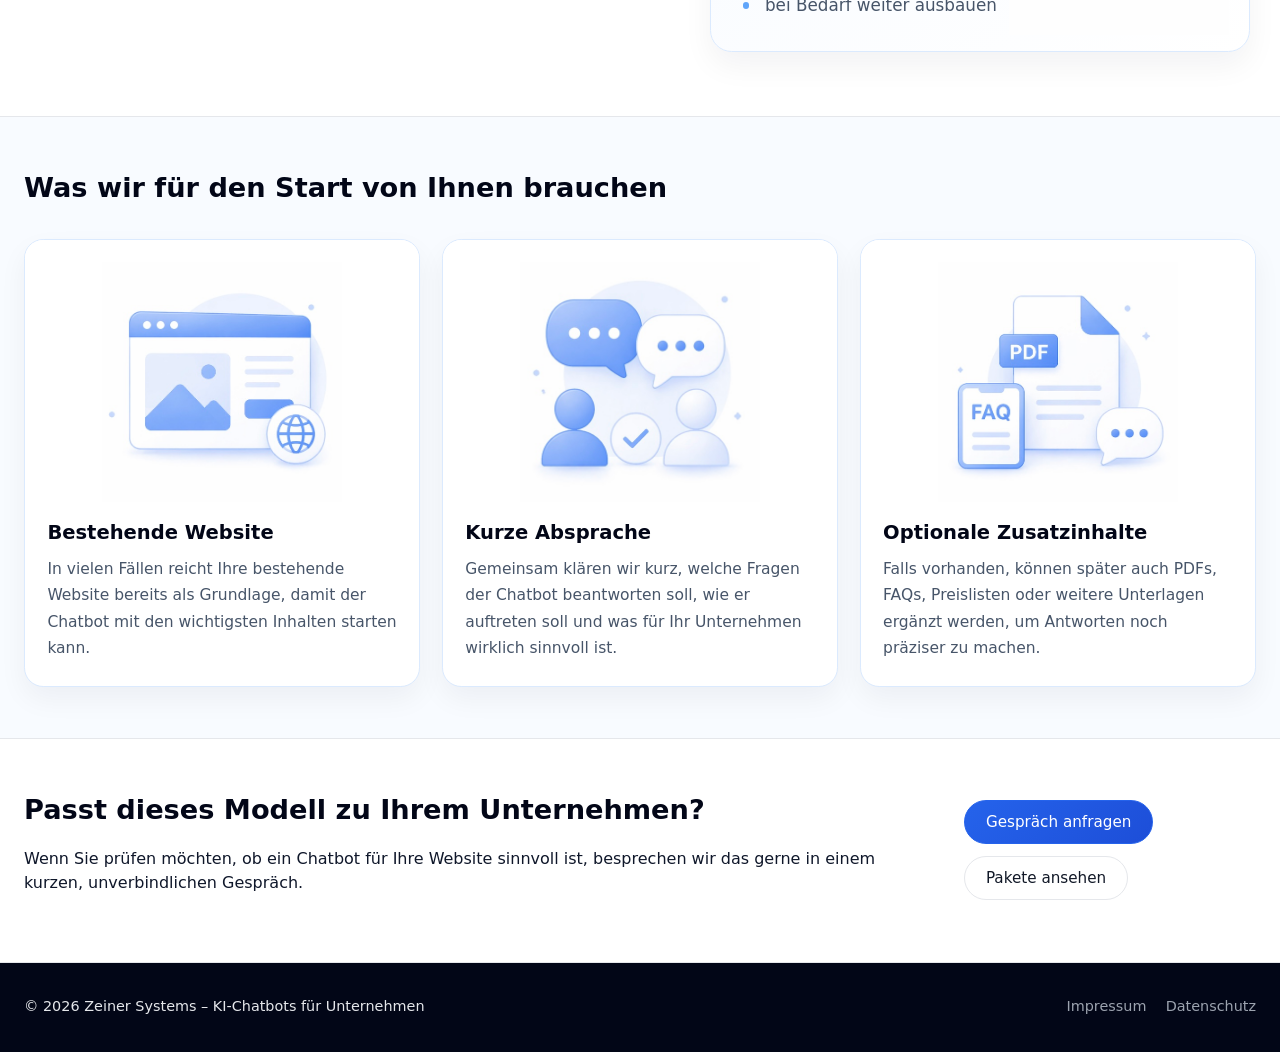
<file: leistungen.html>
<!DOCTYPE html>
<html lang="de">
<head>
  <meta charset="UTF-8" />
  <title>Leistungen &amp; Ablauf – Zeiner Systems</title>
  <meta name="viewport" content="width=device-width, initial-scale=1" />
  <meta
    name="description"
    content="Leistungen und Ablauf von Zeiner Systems – von der Analyse Ihrer Inhalte bis zur Einrichtung, Einbindung und laufenden Optimierung Ihres KI-Chatbots."
  />
  <link rel="stylesheet" href="style.css" />
</head>
<body>
  <!-- Header / Navigation -->
<header class="site-header">
  <div class="container header-inner">
    <div class="logo">
      <a href="index.html">
        <img
          src="assets/logo-zeiner-systems.png"
          alt="Zeiner Systems Logo"
          class="logo-image"
        />
      </a>
    </div>

    <nav class="header-nav" aria-label="Hauptnavigation">
      <a href="leistungen.html">Leistungen &amp; Ablauf</a>
      <a href="angebote.html">Angebote</a>
      <a href="funktionsweise.html">Funktionsweise</a>
      <a href="kontakt.html">Kontakt</a>
    </nav>

    <button
      class="menu-toggle"
      type="button"
      aria-label="Menü öffnen"
      aria-expanded="false"
      aria-controls="site-drawer"
    >
      <span></span>
      <span></span>
      <span></span>
    </button>
  </div>
</header>

  <!-- Overlay -->
  <div class="drawer-backdrop" id="drawer-backdrop"></div>

  <!-- Drawer -->
  <aside class="site-drawer" id="site-drawer" aria-hidden="true">
    <div class="drawer-header">
      <p class="drawer-title">Menü</p>
      <button class="drawer-close" type="button" aria-label="Menü schließen">
        <span></span>
        <span></span>
      </button>
    </div>

    <nav class="drawer-nav">
      <a href="index.html">Home</a>
      <a href="leistungen.html">Leistungen &amp; Ablauf</a>
      <a href="angebote.html">Angebote</a>
      <a href="funktionsweise.html">Funktionsweise</a>
      <a href="kontakt.html">Kontakt</a>
    </nav>

    <div class="drawer-divider"></div>

    <nav class="drawer-nav drawer-nav-secondary">
      <a href="datenschutz.html">Datenschutz</a>
      <a href="impressum.html">Impressum</a>
    </nav>

    <div class="drawer-cta">
      <a href="kontakt.html" class="btn btn-primary">Gespräch anfragen</a>
    </div>
  </aside>

  <main>
    <!-- Hero -->
    <section class="page-hero">
  <div class="container">
    <div class="page-hero-split">
      <div class="page-hero-copy">
        <p class="page-eyebrow">Leistungen &amp; Ablauf</p>
        <h1>So läuft die Umsetzung Ihres Chatbots ab.</h1>
      </div>

      <div class="page-hero-side page-hero-side-leistungen">
        <p class="page-hero-side-text">
          Von der ersten Abstimmung über die Einrichtung bis zum Livegang begleiten wir
          den Aufbau Schritt für Schritt. Klar strukturiert, verständlich und so, dass
          Ihr Chatbot sinnvoll zu Ihrem Unternehmen passt.
        </p>
      </div>
    </div>
  </div>
</section>

    <!-- Ablauf -->
    <section class="section">
      <div class="container">
        <h2></h2>
        <p class="section-intro">
        
        </p>

        <div class="process-timeline process-timeline-zigzag">
          <svg class="process-zigzag-line" viewBox="0 0 1000 920" preserveAspectRatio="none" aria-hidden="true">
<path d="M110 95
         H740
         Q790 95 790 145
         V250
         Q790 300 740 300
         H240
         Q190 300 190 350
         V500
         Q190 550 240 550
         H740
         Q790 550 790 600
         V800
         Q790 850 740 850" />
          </svg>

         <article class="process-step process-step-left">
  <div class="process-step-card">
    <img src="assets/schritt-1.png" alt="" class="process-step-graphic" />
    <div class="process-step-number">01</div>
    <h3>Planung &amp; Abstimmung</h3>
    <ul class="process-step-list">
      <li>kurzes Erstgespräch</li>
      <li>passendes Paket festlegen</li>
      <li>Ziele und Einsatz klären</li>
    </ul>
  </div>
</article>

 <article class="process-step process-step-right">
  <div class="process-step-card">
    <img src="assets/schritt-2.png" alt="" class="process-step-graphic" />
    <div class="process-step-number">02</div>
    <h3>Inhalte &amp; Einrichtung</h3>
    <ul class="process-step-list">
      <li>Website als Grundlage nutzen</li>
      <li>PDFs oder FAQs ergänzen</li>
      <li>Verhalten des Chatbots abstimmen</li>
    </ul>
  </div>
</article>

 <article class="process-step process-step-left">
  <div class="process-step-card">
    <img src="assets/schritt-3.png" alt="" class="process-step-graphic" />
    <div class="process-step-number">03</div>
    <h3>Einbindung &amp; Livegang</h3>
    <ul class="process-step-list">
      <li>Widget in Website einbinden</li>
      <li>optisch passend abstimmen</li>
      <li>gemeinsam live schalten</li>
    </ul>
  </div>
</article>

<article class="process-step process-step-right">
  <div class="process-step-card">
    <img src="assets/schritt-4.png" alt="" class="process-step-graphic" />
    <div class="process-step-number">04</div>
    <h3>Optimierung &amp; Ausbau</h3>
    <ul class="process-step-list">
      <li>Antworten weiter verbessern</li>
      <li>Inhalte später ergänzen</li>
      <li>bei Bedarf weiter ausbauen</li>
    </ul>
  </div>
</article>
        </div>
      </div>
    </section>

    <!-- Vorbereitung / Inhalte -->
    <section class="section section-soft">
      <div class="container">
        <h2>Was wir für den Start von Ihnen brauchen</h2>
        <p class="section-intro">
        
        </p>

        <div class="setup-grid">
          <article class="setup-card">
            <div class="setup-card-image-wrap">
              <img src="assets/Bestehende-Website.png" alt="" class="setup-card-image" />
            </div>
            <div class="setup-card-content">
              <div class="setup-card-number">01</div>
              <h3>Bestehende Website</h3>
              <p>
                In vielen Fällen reicht Ihre bestehende Website bereits als Grundlage, damit
                der Chatbot mit den wichtigsten Inhalten starten kann.
              </p>
            </div>
          </article>

          <article class="setup-card">
            <div class="setup-card-image-wrap">
              <img src="assets/Kurze-Abstimmung.png" alt="" class="setup-card-image" />
            </div>
            <div class="setup-card-content">
              <div class="setup-card-number">02</div>
              <h3>Kurze Absprache</h3>
              <p>
                Gemeinsam klären wir kurz, welche Fragen der Chatbot beantworten soll, wie er
                auftreten soll und was für Ihr Unternehmen wirklich sinnvoll ist.
              </p>
            </div>
          </article>

          <article class="setup-card">
            <div class="setup-card-image-wrap">
              <img src="assets/Optionale-Zusatzhilfe.png" alt="" class="setup-card-image" />
            </div>
            <div class="setup-card-content">
              <div class="setup-card-number">03</div>
              <h3>Optionale Zusatzinhalte</h3>
              <p>
                Falls vorhanden, können später auch PDFs, FAQs, Preislisten oder weitere
                Unterlagen ergänzt werden, um Antworten noch präziser zu machen.
              </p>
            </div>
          </article>
        </div>
      </div>
    </section>



    <!-- CTA -->
    <section class="section section-alt">
      <div class="container cta-row">
        <div>
          <h2>Passt dieses Modell zu Ihrem Unternehmen?</h2>
          <p>
            Wenn Sie prüfen möchten, ob ein Chatbot für Ihre Website sinnvoll ist,
            besprechen wir das gerne in einem kurzen, unverbindlichen Gespräch.
          </p>
        </div>
        <div class="cta-actions">
          <a href="kontakt.html" class="btn btn-primary">Gespräch anfragen</a>
          <a href="angebote.html" class="btn btn-secondary">Pakete ansehen</a>
        </div>
      </div>
    </section>
  </main>

  <footer class="site-footer">
    <div class="container footer-inner">
      <div class="footer-left">
        <p>© <span id="year"></span> Zeiner Systems – KI-Chatbots für Unternehmen</p>
      </div>
      <div class="footer-right">
        <a href="impressum.html">Impressum</a>
        <a href="datenschutz.html">Datenschutz</a>
      </div>
    </div>
  </footer>

  <script src="script.js"></script>
  <script>
    document.getElementById("year").textContent = new Date().getFullYear();
  </script>
</body>
</html>
</file>
<file: style.css>
/* Grund-Setup / Reset light */
*,
*::before,
*::after {
  box-sizing: border-box;
}

html {
  scroll-behavior: smooth;
}

body {
  margin: 0;
  font-family: system-ui, -apple-system, BlinkMacSystemFont, "Segoe UI", sans-serif;
  color: #0f172a;
  background-color: #ffffff;
  line-height: 1.5;
  overflow-x: hidden;
}

/* Links allgemein */
a {
  color: #2563eb;
  text-decoration: none;
}

a:hover {
  text-decoration: underline;
}

/* Container */
.container {
  max-width: 1280px;
  margin: 0 auto;
  padding: 0 1.5rem;
}

/* Header */
.site-header {
  background-color: #ffffff;
  border-bottom: 1px solid #e5e7eb;
  position: sticky;
  top: 0;
  z-index: 40;
  transition:
    transform 0.28s ease,
    box-shadow 0.28s ease,
    background-color 0.28s ease;
  will-change: transform;
}

.site-header.header-hidden {
  transform: translateY(-100%);
}

.header-inner {
  display: flex;
  align-items: center;
  justify-content: space-between;
  padding: 0.6rem 0;
}

.header-nav {
  display: flex;
  align-items: center;
  gap: 2rem;
  margin-left: auto;
  margin-right: 10rem;
}

.header-nav a {
  color: #334155;
  font-size: 0.95rem;
  font-weight: 600;
  text-decoration: none;
  transition: color 0.14s ease-out;
}

.header-nav a:hover {
  color: #1d4ed8;
  text-decoration: none;
}

.logo a {
  display: inline-flex;
  align-items: center;
  text-decoration: none;
}

.logo {
  margin-left: 0;
}

.logo-image {
  height: 66px;
  display: block;
}

/* Hamburger */
.menu-toggle {
  width: 52px;
  height: 52px;
  border-radius: 999px;
  border: 1px solid #dbeafe;
  background: #ffffff;
  display: inline-flex;
  flex-direction: column;
  justify-content: center;
  align-items: center;
  gap: 0.28rem;
  cursor: pointer;
  box-shadow: 0 10px 24px rgba(15, 23, 42, 0.05);
  transition:
    transform 0.14s ease-out,
    box-shadow 0.14s ease-out,
    border-color 0.14s ease-out,
    background-color 0.14s ease-out;
}

.menu-toggle:hover {
  transform: translateY(-1px);
  border-color: #93c5fd;
  background-color: #f8fbff;
  box-shadow: 0 14px 28px rgba(15, 23, 42, 0.08);
}

.menu-toggle span {
  width: 22px;
  height: 2px;
  border-radius: 999px;
  background-color: #0f172a;
  display: block;
}

/* Drawer */
.drawer-backdrop {
  position: fixed;
  inset: 0;
  background: rgba(2, 6, 23, 0.42);
  opacity: 0;
  visibility: hidden;
  transition: opacity 0.2s ease-out, visibility 0.2s ease-out;
  z-index: 45;
}

.site-drawer {
  position: fixed;
  top: 0;
  right: 0;
  width: min(220px, 92vw);
  height: 100vh;
  background: #ffffff;
  border-left: 1px solid #e5e7eb;
  box-shadow: -18px 0 40px rgba(15, 23, 42, 0.12);
  padding: 1.1rem 1.2rem 1.4rem;
  transform: translateX(100%);
  transition: transform 0.24s ease-out;
  z-index: 50;
  display: flex;
  flex-direction: column;
}

body.drawer-open .drawer-backdrop {
  opacity: 1;
  visibility: visible;
}

body.drawer-open .site-drawer {
  transform: translateX(0);
}

body.drawer-open {
  overflow: hidden;
}

.drawer-header {
  display: flex;
  align-items: center;
  justify-content: space-between;
  gap: 1rem;
  margin-bottom: 1rem;
}

.drawer-title {
  margin: 0;
  font-size: 0.95rem;
  font-weight: 600;
  color: #0f172a;
}

.drawer-close {
  width: 44px;
  height: 44px;
  border-radius: 999px;
  border: 1px solid #e5e7eb;
  background: #ffffff;
  position: relative;
  cursor: pointer;
}

.drawer-close span {
  position: absolute;
  top: 50%;
  left: 50%;
  width: 18px;
  height: 2px;
  background: #0f172a;
  border-radius: 999px;
}

.drawer-close span:first-child {
  transform: translate(-50%, -50%) rotate(45deg);
}

.drawer-close span:last-child {
  transform: translate(-50%, -50%) rotate(-45deg);
}

.drawer-nav {
  display: flex;
  flex-direction: column;
  gap: 0.4rem;
}

.drawer-nav a {
  display: block;
  padding: 0.85rem 0.95rem;
  border-radius: 0.9rem;
  color: #0f172a;
  font-weight: 500;
  text-decoration: none;
  background: #ffffff;
  transition: background-color 0.14s ease-out, color 0.14s ease-out;
}

.drawer-nav a:hover {
  background-color: #eff6ff;
  color: #1d4ed8;
  text-decoration: none;
}

.drawer-divider {
  height: 1px;
  background: #e5e7eb;
  margin: 1rem 0;
}

.drawer-nav-secondary a {
  color: #475569;
}

.drawer-cta {
  margin-top: auto;
  padding-top: 1.2rem;
}

/* Hero */
.hero {
  background: radial-gradient(circle at top left, #dbeafe 0%, #eff6ff 34%, #ffffff 100%);
  padding: 3.6rem 0 4rem;
  border-bottom: 1px solid #e5e7eb;
}

.hero-inner {
  display: flex;
  align-items: center;
  justify-content: space-between;
  gap: 3rem;
}

.hero-text {
  flex: 1;
  max-width: 560px;
}

.hero-eyebrow {
  margin: 0 0 0.8rem;
  font-size: 0.85rem;
  font-weight: 700;
  letter-spacing: 0.08em;
  text-transform: uppercase;
  color: #2563eb;
}

.hero-text h1 {
  font-size: 2.7rem;
  line-height: 1.08;
  margin: 0 0 1rem;
  color: #020617;
}

.hero-lead {
  margin: 0 0 1.2rem;
  font-size: 1.02rem;
  color: #475569;
  max-width: 34rem;
}

.hero-actions {
  display: flex;
  flex-wrap: wrap;
  gap: 0.75rem;
  margin-bottom: 1rem;
}

.hero-badges {
  display: flex;
  flex-wrap: wrap;
  gap: 0.6rem;
}

.hero-badges-top {
  margin-top: 0.25rem;
}

.hero-badge {
  display: inline-flex;
  align-items: center;
  padding: 0.42rem 0.82rem;
  border-radius: 999px;
  background: #ffffff;
  border: 1px solid #dbeafe;
  color: #334155;
  font-size: 0.86rem;
  font-weight: 500;
  box-shadow: 0 8px 18px rgba(15, 23, 42, 0.04);
}

/* Hero rechts */
.hero-media {
  flex: 1;
  display: flex;
  justify-content: flex-end;
}

.hero-video-card {
  width: 100%;
  max-width: 400px;
  border-radius: 1.5rem;
  border: 1px solid #dbeafe;
  background: #ffffff;
  box-shadow: 0 18px 35px rgba(15, 23, 42, 0.08);
  padding: 1rem 1.2rem 1.3rem;
  display: flex;
  flex-direction: column;
  gap: 0.8rem;
}

.hero-video-label {
  display: inline-flex;
  align-items: center;
  padding: 0.25rem 0.7rem;
  border-radius: 999px;
  font-size: 0.8rem;
  font-weight: 500;
  background: #dbeafe;
  color: #1d4ed8;
}

.hero-video-placeholder {
  border-radius: 1.1rem;
  background: linear-gradient(135deg, #2563eb 0%, #38bdf8 55%, #e0f2fe 100%);
  padding: 1rem;
  min-height: 200px;
  display: flex;
  align-items: center;
  justify-content: center;
}

.hero-video-placeholder-inner {
  background-color: rgba(255, 255, 255, 0.92);
  border-radius: 0.9rem;
  padding: 0.9rem 1rem;
  max-width: 100%;
}

.hero-video-placeholder-inner p {
  margin: 0.4rem 0 0;
  font-size: 0.9rem;
  color: #4b5563;
}

.hero-video-dot-row {
  display: flex;
  gap: 0.25rem;
}

.hero-video-dot {
  width: 6px;
  height: 6px;
  border-radius: 999px;
  background-color: #9ca3af;
}

.hero-video-caption {
  margin: 0;
  font-size: 0.85rem;
  color: #6b7280;
}

/* Unterseiten */
.page-hero {
  background: radial-gradient(circle at top left, #e5f0ff 0%, #f9fafb 45%, #ffffff 100%);
  border-bottom: 1px solid #e5e7eb;
  padding: 3rem 0 3.2rem;
}

.page-hero-split {
  display: grid;
  grid-template-columns: minmax(0, 1.2fr) minmax(280px, 0.8fr);
  gap: 3rem;
  align-items: start;
}

.page-hero-copy {
  max-width: 42rem;
}

.page-eyebrow {
  text-transform: uppercase;
  letter-spacing: 0.08em;
  font-size: 0.8rem;
  font-weight: 700;
  color: #2563eb;
  margin: 0 0 0.75rem;
}

.page-hero h1 {
  margin: 0;
  font-size: 3rem;
  line-height: 1.08;
  color: #020617;
  max-width: 12ch;
}

.page-hero-side {
  display: flex;
  align-items: flex-start;
  justify-content: flex-end;
}

.page-hero-side-angebote {
  padding-top: 0rem;
}

.page-hero-side-leistungen {
  padding-top: 2.5rem;
}

.page-hero-side-text {
  margin: 0;
  max-width: 30rem;
  font-size: 1.3rem;
  line-height: 1.5;
  color: #64748b;
}

.page-hero-highlight {
  display: flex;
  flex-direction: column;
  gap: 0.85rem;
  max-width: 320px;
  width: 100%;
  margin-left: auto;
}

.page-hero-highlight-item {
  display: flex;
  align-items: center;
  min-height: 52px;
  padding: 0.95rem 1rem;
  border-radius: 0.95rem;
  background: rgba(255, 255, 255, 0.72);
  border: 1px solid #dbeafe;
  font-size: 1rem;
  font-weight: 600;
  color: #334155;
  box-shadow: 0 8px 18px rgba(15, 23, 42, 0.04);
  backdrop-filter: blur(2px);
}

.page-hero-highlight-item::before {
  content: "✓";
  margin-right: 0.75rem;
  font-size: 0.95rem;
  font-weight: 800;
  color: #2563eb;
}

/* Buttons */
.btn {
  display: inline-flex;
  align-items: center;
  justify-content: center;
  padding: 0.6rem 1.3rem;
  border-radius: 999px;
  font-size: 0.95rem;
  font-weight: 500;
  border: 1px solid transparent;
  cursor: pointer;
  white-space: nowrap;
}

.btn-primary {
  background: linear-gradient(135deg, #2563eb, #1d4ed8);
  color: #ffffff;
  border-color: #2563eb;
}

.btn-primary:hover {
  background: linear-gradient(135deg, #1d4ed8, #1e40af);
  border-color: #1d4ed8;
  text-decoration: none;
}

.btn-secondary {
  background-color: #ffffff;
  color: #111827;
  border-color: #e5e7eb;
}

.btn-secondary:hover {
  background-color: #f3f4f6;
  text-decoration: none;
}

/* Sektionen */
.section {
  padding: 3.2rem 0;
}

.section-alt {
  background-color: #ffffff;
  border-top: 1px solid #e5e7eb;
  border-bottom: 1px solid #e5e7eb;
}

.section-soft {
  background-color: #f8fbff;
  border-top: 1px solid #e5e7eb;
}

.section h2 {
  font-size: 1.7rem;
  margin: 0 0 0.75rem;
  color: #020617;
}

.section-intro {
  margin: 0 0 1.6rem;
  color: #6b7280;
  max-width: 32rem;
}

/* Home Tiles */
.section-tiles {
  background-color: #ffffff;
  border-bottom: 1px solid #e5e7eb;
}

.tile-grid {
  display: grid;
  grid-template-columns: repeat(auto-fit, minmax(230px, 1fr));
  gap: 1.2rem;
}

.tile-grid-strong {
  grid-template-columns: repeat(2, minmax(0, 1fr));
  gap: 1.35rem;
}

.tile {
  display: flex;
  flex-direction: column;
  justify-content: flex-start;
  align-items: center;
  text-align: center;
  padding: 1.7rem 1.5rem 1.5rem;
  border-radius: 1.2rem;
  text-decoration: none;
  color: inherit;
  box-shadow: 0 14px 30px rgba(15, 23, 42, 0.07);
  transition:
    transform 0.18s ease-out,
    box-shadow 0.18s ease-out,
    border-color 0.18s ease-out,
    background 0.18s ease-out;
}

.tile:hover {
  transform: translateY(-6px);
  box-shadow: 0 22px 42px rgba(15, 23, 42, 0.12);
  text-decoration: none;
}

.tile-strong {
  border: 1px solid transparent;
  min-height: 320px;
}

.tile-blue,
.tile-indigo,
.tile-cyan,
.tile-slate,
.tile-sky {
  background: #ffffff;
  border-color: #cfe0ff;
}

.tile-blue:hover,
.tile-indigo:hover,
.tile-cyan:hover,
.tile-slate:hover,
.tile-sky:hover {
  background: linear-gradient(145deg, #f7fbff 0%, #ffffff 100%);
  border-color: #9ec5ff;
}

.tile-icon-wrap {
  width: 200px;
  height: 200px;
  margin-bottom: 1.35rem;
  display: flex;
  align-items: center;
  justify-content: center;
}

.tile-icon-image {
  width: 100%;
  height: 100%;
  object-fit: contain;
  display: block;
}

.tile-grid-strong .tile:nth-child(1) .tile-icon-image {
  width: 120%;
  height: 120%;
}

.tile-grid-strong .tile:nth-child(2) .tile-icon-image {
  width: 108%;
  height: 108%;
}

.tile-grid-strong .tile:nth-child(3) .tile-icon-image {
  width: 115%;
  height: 115%;
}

.tile-grid-strong .tile:nth-child(4) .tile-icon-image {
  width: 108%;
  height: 108%;
}

.tile h3 {
  margin: 0;
  font-size: 2rem;
  line-height: 1.08;
  color: #0f172a;
  max-width: 12ch;
}

.tile-link {
  display: inline-flex;
  align-items: center;
  margin-top: auto;
  padding-top: 1.2rem;
  font-size: 1rem;
  font-weight: 600;
  color: #1d4ed8;
}

.tile-link::after {
  content: "→";
  margin-left: 0.4rem;
  transition: transform 0.16s ease-out;
}

.tile:hover .tile-link::after {
  transform: translateX(3px);
}

/* Leistungen */
.service-grid {
  display: grid;
  grid-template-columns: repeat(auto-fit, minmax(240px, 1fr));
  gap: 1.5rem;
  margin-top: 1.8rem;
}

.steps-grid {
  grid-template-columns: repeat(6, minmax(0, 1fr));
  max-width: 1120px;
  gap: 1.35rem;
}

.steps-grid .step-card {
  grid-column: span 2;
  min-height: 0;
}

.steps-grid .step-card:nth-child(4) {
  grid-column: 2 / span 2;
}

.steps-grid .step-card:nth-child(5) {
  grid-column: 4 / span 2;
}

.step-card p {
  max-width: 30rem;
}

.service-card {
  position: relative;
  padding: 1.5rem 1.4rem 1.6rem;
  background-color: #f9fafb;
  border-radius: 1rem;
  border: 1px solid #e5e7eb;
  box-shadow: 0 12px 25px rgba(15, 23, 42, 0.04);
}

.service-card h3 {
  margin: 0 0 0.6rem;
  font-size: 1.1rem;
  color: #0f172a;
}

.service-card p {
  margin: 0;
  font-size: 0.95rem;
  color: #6b7280;
}

.service-pill {
  display: inline-flex;
  align-items: center;
  justify-content: center;
  padding: 0.18rem 0.7rem;
  border-radius: 999px;
  font-size: 0.75rem;
  font-weight: 600;
  letter-spacing: 0.08em;
  text-transform: uppercase;
  background-color: #dbeafe;
  color: #1d4ed8;
  margin-bottom: 0.75rem;
}

/* Prozess-Timeline */
.process-timeline {
  position: relative;
  max-width: 1220px;
  margin: 3rem auto 0;
  padding: 0.8rem 0;
}

.process-zigzag-line {
  position: absolute;
  inset: 2.4rem 8rem 2.4rem 8rem;
  width: calc(100% - 16rem);
  height: calc(100% - 4.8rem);
  pointer-events: none;
  z-index: 0;
  overflow: visible;
}

.process-zigzag-line path {
  fill: none;
  stroke: #93c5fd;
  stroke-width: 12;
  stroke-linecap: round;
  stroke-linejoin: round;
  opacity: 0.95;
  filter: drop-shadow(0 0 10px rgba(147, 197, 253, 0.28));
}

.process-step {
  position: relative;
  display: flex;
  margin-bottom: 2.35rem;
  z-index: 1;
}

.process-step:last-child {
  margin-bottom: 0;
}

.process-step-left {
  justify-content: flex-start;
  padding-right: calc(50% + 4.4rem);
}

.process-step-right {
  justify-content: flex-end;
  padding-left: calc(50% + 4.4rem);
}

.process-step-card {
  position: relative;
  overflow: hidden;
  width: 100%;
  max-width: 580px;
  padding: 2.05rem 1.95rem 1.9rem;
  border-radius: 1.35rem;
  border: 1px solid #dbeafe;
  background: linear-gradient(145deg, #f8fbff 0%, #ffffff 100%);
  box-shadow: 0 14px 30px rgba(15, 23, 42, 0.05);
}

.process-step-graphic {
  position: absolute;
  right: 1.25rem;
  bottom: 1rem;
  width: 220px;
  height: 220px;
  object-fit: contain;
  opacity: 0.8;
  pointer-events: none;
  user-select: none;
  z-index: 0;
}

.process-step-number,
.process-step-card h3,
.process-step-list {
  position: relative;
  z-index: 1;
}

.process-step-number {
  margin-bottom: 0.75rem;
  font-size: 0.95rem;
  font-weight: 700;
  letter-spacing: 0.08em;
  color: #2563eb;
}

.process-step-card h3 {
  margin: 0 0 1rem;
  font-size: 1.42rem;
  line-height: 1.2;
  color: #020617;
}

.process-step-list {
  list-style: none;
  padding: 0;
  margin: 0;
}

.process-step-list li {
  position: relative;
  padding-left: 1.4rem;
  margin-bottom: 0.7rem;
  font-size: 1.05rem;
  line-height: 1.65;
  color: #475569;
}

.process-step-list li:last-child {
  margin-bottom: 0;
}

.process-step-list li::before {
  content: "";
  position: absolute;
  left: 0;
  top: 0.6rem;
  width: 0.42rem;
  height: 0.42rem;
  border-radius: 999px;
  background: #60a5fa;
}

/* Card-Soft */
.card-soft {
  margin-top: 2rem;
  padding: 1.6rem 1.5rem 1.7rem;
  background-color: #f9fafb;
  border-radius: 1rem;
  border: 1px solid #e5e7eb;
}

.card-soft h3 {
  margin: 0 0 0.6rem;
  font-size: 1.1rem;
  color: #020617;
}

.card-soft p {
  margin: 0 0 0.6rem;
  font-size: 0.95rem;
  color: #4b5563;
}

.card-soft-note {
  font-size: 0.9rem;
  color: #6b7280;
}

.promo-card {
  position: relative;
  border-color: #f3d6d6;
  background: linear-gradient(145deg, #fffafa 0%, #ffffff 100%);
  overflow: hidden;
}

.promo-card h3 {
  color: #111827;
}

.promo-card .card-soft-note {
  color: #7f1d1d;
}

.promo-corner-badge {
  position: absolute;
  right: 0;
  bottom: 0;
  padding: 0.55rem 0.95rem;
  background: linear-gradient(135deg, #ef4444, #dc2626);
  color: #ffffff;
  font-size: 0.78rem;
  font-weight: 700;
  border-top-left-radius: 1rem;
  box-shadow: 0 -6px 18px rgba(220, 38, 38, 0.18);
}

/* Benefits Grid */
.benefit-grid {
  display: grid;
  grid-template-columns: repeat(2, minmax(0, 1fr));
  gap: 1.35rem;
  margin-top: 1.5rem;
}

.benefit-card {
  position: relative;
  overflow: hidden;
  min-height: 190px;
  display: flex;
  align-items: center;
  justify-content: center;
  padding: 1.75rem 1.5rem;
  border-radius: 1.1rem;
  border: 1px solid #cfe0ff;
  background:
    radial-gradient(circle at 18% 22%, rgba(219, 234, 254, 0.55) 0%, rgba(219, 234, 254, 0.18) 26%, rgba(255, 255, 255, 0) 52%),
    linear-gradient(90deg, #f3f8ff 0%, #fcfdff 48%, #ffffff 72%, #ffffff 100%);
  box-shadow: 0 10px 24px rgba(15, 23, 42, 0.04);
  transition:
    transform 0.18s ease-out,
    box-shadow 0.18s ease-out,
    border-color 0.18s ease-out,
    background 0.18s ease-out;
  text-align: center;
}

.benefit-card:hover {
  transform: translateY(-4px);
  box-shadow: 0 16px 32px rgba(15, 23, 42, 0.08);
  border-color: #93c5fd;
  background:
    radial-gradient(circle at 18% 22%, rgba(191, 219, 254, 0.62) 0%, rgba(219, 234, 254, 0.2) 28%, rgba(255, 255, 255, 0) 54%),
    linear-gradient(90deg, #eef6ff 0%, #fbfdff 50%, #ffffff 74%, #ffffff 100%);
}

.benefit-card h3 {
  position: relative;
  z-index: 2;
  margin: 0;
  font-size: 1.72rem;
  line-height: 1.12;
  color: #0f172a;
  max-width: 16ch;
}

.benefit-card-bg-image {
  position: absolute;
  right: 14px;
  bottom: -6px;
  width: 172px;
  height: 172px;
  object-fit: contain;
  opacity: 0.46;
  pointer-events: none;
  user-select: none;
  z-index: 1;
  transition: opacity 0.18s ease-out, transform 0.18s ease-out;
}

.benefit-card:hover .benefit-card-bg-image {
  opacity: 0.5;
  transform: scale(1.02);
}

.benefit-card:nth-child(1) .benefit-card-bg-image {
  width: 154px;
  height: 154px;
}

.benefit-card:nth-child(2) .benefit-card-bg-image {
  width: 155px;
  height: 160px;
}

.benefit-card:nth-child(3) .benefit-card-bg-image {
  width: 165px;
  height: 160px;
}

.benefit-card:nth-child(4) .benefit-card-bg-image {
  width: 144px;
  height: 144px;
}

/* Pricing */
.pricing-grid {
  display: grid;
  grid-template-columns: repeat(auto-fit, minmax(280px, 1fr));
  gap: 1.5rem;
  margin-top: 1.8rem;
}

.pricing-card {
  position: relative;
  padding: 1.8rem 1.6rem 1.9rem;
  background-color: #ffffff;
  border-radius: 1.2rem;
  border: 1px solid #e5e7eb;
  box-shadow: 0 16px 40px rgba(15, 23, 42, 0.05);
  transition:
    transform 0.16s ease-out,
    box-shadow 0.16s ease-out,
    border-color 0.16s ease-out,
    background-color 0.16s ease-out;
}

.pricing-card:hover {
  transform: translateY(-4px) scale(1.01);
  box-shadow: 0 22px 50px rgba(15, 23, 42, 0.08);
  border-color: #bfdbfe;
  background: radial-gradient(circle at top left, #eff6ff 0%, #ffffff 55%);
}

.pricing-label {
  font-size: 1.3rem;
  font-weight: 600;
  color: #020617;
  margin: 0;
}

.pricing-highlight {
  margin: 0 0 0.16rem;
  font-size: 1.34rem;
  line-height: 1.12;
  font-weight: 700;
  color: #c2410c;
  letter-spacing: -0.01em;
}

.pricing-after {
  margin: 0 0 1.1rem;
  font-size: 1rem;
  font-weight: 600;
  color: #475569;
}

.pricing-price {
  margin: 0.1rem 0 0.8rem;
  font-size: 1.5rem;
  font-weight: 600;
  color: #020617;
}

.pricing-tagline {
  margin: 0 0 0.9rem;
  font-size: 0.97rem;
  line-height: 1.65;
  color: #6b7280;
}

.pricing-badge {
  display: inline-flex;
  align-items: center;
  padding: 0.24rem 0.72rem;
  border-radius: 999px;
  font-size: 0.8rem;
  font-weight: 600;
  background: #eff6ff;
  color: #1d4ed8;
  margin-bottom: 0.85rem;
  border: 1px solid #dbeafe;
}
.pricing-card-pro {
  border-color: #bfdbfe;
}

.pricing-card-pro .pricing-badge {
  background: #dbeafe;
  color: #1d4ed8;
}

.pricing-grid-clean {
  align-items: stretch;
}

.pricing-card-clean {
  padding: 1.9rem 1.7rem 1.7rem;
  border-radius: 1.25rem;
}

.pricing-top {
  margin-bottom: 1.1rem;
}

.pricing-plan-row {
  display: flex;
  align-items: center;
  gap: 0.7rem;
  margin-bottom: 0.55rem;
}

.pricing-plan-dot {
  width: 0.95rem;
  height: 0.95rem;
  border-radius: 999px;
  flex-shrink: 0;
}

.pricing-plan-dot-standard {
  background: linear-gradient(135deg, #60a5fa, #2563eb);
}

.pricing-plan-dot-pro {
  background: linear-gradient(135deg, #2563eb, #1d4ed8);
}

.pricing-card-clean .pricing-label {
  font-size: 1.75rem;
  font-weight: 700;
  margin: 0;
}

.pricing-card-clean .pricing-highlight {
  margin: 0 0 0.2rem;
  font-size: 1.55rem;
  line-height: 1.05;
  font-weight: 750;
}

.pricing-card-clean .pricing-after {
  margin: 0;
  font-size: 1.08rem;
  font-weight: 600;
  color: #475569;
}

.pricing-card-clean .pricing-tagline {
  margin: 0 0 1.25rem;
  font-size: 1.1rem;
  line-height: 1.65;
  color: #0000008e;
  max-width: 28rem;
}

.pricing-check-list {
  margin-top: 0;
}

.pricing-check-list li {
  margin-bottom: 0.82rem;
  padding-left: 1.75rem;
  font-size: 1rem;
  line-height: 1.72;
}

.pricing-actions {
  margin-top: 1.6rem;
}


.promo-card-clean {
  margin-top: 1.6rem;
  padding: 1.7rem 1.5rem 1.8rem;
}

.promo-card-clean h3 {
  margin-bottom: 0.8rem;
}

.promo-card-clean p {
  line-height: 1.7;
}

/* Layouts */
.two-column {
  display: grid;
  grid-template-columns: minmax(0, 1.1fr) minmax(0, 1fr);
  gap: 2rem;
}

.two-column p {
  color: #4b5563;
}

.fast-grid {
  margin-top: 1.8rem;
}

.info-block {
  padding: 1.6rem 1.5rem 1.7rem;
  border-radius: 1rem;
  border: 1px solid #dbeafe;
  background: radial-gradient(circle at top left, #e0edff 0%, #f9fafb 45%, #ffffff 100%);
  box-shadow: 0 10px 24px rgba(15, 23, 42, 0.04);
}

.info-block h3 {
  margin: 0 0 0.6rem;
  font-size: 1.1rem;
  color: #020617;
}

.info-block p {
  margin: 0 0 0.75rem;
  font-size: 0.95rem;
  color: #4b5563;
}

.info-block-primary {
  border-color: #bfdbfe;
  background: radial-gradient(circle at top left, #dbeafe 0%, #eff6ff 45%, #ffffff 100%);
}

.info-note {
  margin-top: 0.4rem;
  font-size: 0.9rem;
  color: #6b7280;
}

/* Setup / Vorbereitung */
.setup-grid {
  display: grid;
  grid-template-columns: repeat(3, minmax(0, 1fr));
  gap: 1.35rem;
  margin-top: 1.9rem;
}

.setup-card {
  display: flex;
  flex-direction: column;
  min-height: 100%;
  border-radius: 1.2rem;
  border: 1px solid #dbeafe;
  background: #ffffff;
  box-shadow: 0 12px 28px rgba(15, 23, 42, 0.05);
  overflow: hidden;
  transition:
    transform 0.18s ease-out,
    box-shadow 0.18s ease-out,
    border-color 0.18s ease-out;
}

.setup-card:hover {
  transform: translateY(-4px);
  box-shadow: 0 18px 34px rgba(15, 23, 42, 0.08);
  border-color: #bfdbfe;
}

.setup-card-image-wrap {
  display: flex;
  align-items: center;
  justify-content: center;
  min-height: 220px;
  padding: 1.4rem 1.4rem 0.8rem;
  background: #ffffff;
}

.setup-card-image {
  width: 100%;
  max-width: 240px;
  height: auto;
  object-fit: contain;
  display: block;
}

.setup-card-content {
  padding: 0.4rem 1.4rem 1.5rem;
}

.setup-card-number {
  display: none;
}

.setup-card h3 {
  margin: 0 0 0.7rem;
  font-size: 1.22rem;
  line-height: 1.2;
  color: #020617;
}

.setup-card p {
  margin: 0;
  font-size: 0.97rem;
  line-height: 1.7;
  color: #475569;
}

/* Check-List */
.check-list {
  list-style: none;
  padding: 0;
  margin: 0.2rem 0 0;
}

.check-list li {
  position: relative;
  padding-left: 1.5rem;
  margin-bottom: 0.55rem;
  font-size: 1.1rem;
  line-height: 1.65;
  color: #000000;
}

.check-list li::before {
  content: "✔";
  position: absolute;
  left: 0;
  top: 0.04rem;
  font-size: 0.8rem;
  color: #16a34a;
}

/* Mini Feature Grid */
.feature-mini-grid {
  display: grid;
  grid-template-columns: repeat(2, minmax(0, 1fr));
  gap: 1.25rem;
  margin-top: 1.6rem;
}

.feature-mini-card {
  padding: 1.45rem 1.35rem 1.5rem;
  border-radius: 1rem;
  border: 1px solid #dbeafe;
  background: linear-gradient(145deg, #eef5ff 0%, #ffffff 100%);
  box-shadow: 0 10px 24px rgba(15, 23, 42, 0.04);
}

.feature-mini-card h3 {
  margin: 0 0 0.45rem;
  font-size: 1.15rem;
  line-height: 1.2;
  color: #020617;
}

.feature-mini-card p {
  margin: 0;
  font-size: 0.95rem;
  line-height: 1.55;
  color: #475569;
}

/* Home CTA */
.home-cta-section {
  border-top: 1px solid #e5e7eb;
}

.home-cta {
  display: flex;
  align-items: center;
  justify-content: space-between;
  gap: 2rem;
}

/* CTA allgemein */
.cta-row {
  display: flex;
  align-items: center;
  justify-content: space-between;
  gap: 2rem;
}

.cta-actions {
  display: flex;
  flex-wrap: wrap;
  gap: 0.75rem;
}

/* Footer */
.site-footer {
  background-color: #020617;
  color: #e5e7eb;
  padding: 1.2rem 0;
  font-size: 0.9rem;
}

.footer-inner {
  display: flex;
  align-items: center;
  justify-content: space-between;
  gap: 1rem;
}

.footer-right {
  display: flex;
  gap: 1.2rem;
}

.footer-right a {
  color: #9ca3af;
}

.footer-right a:hover {
  color: #ffffff;
}

/* Funktionsweise Roadmap */
.function-roadmap {
  position: relative;
  max-width: 1180px;
  margin: 3rem auto 0;
  padding: 0.4rem 0;
}

.function-roadmap-line {
  position: absolute;
  top: 3rem;
  bottom: 3rem;
  left: 50%;
  width: 12px;
  transform: translateX(-50%);
  border-radius: 999px;
  background: linear-gradient(180deg, #bfdbfe 0%, #93c5fd 45%, #bfdbfe 100%);
  box-shadow: 0 0 18px rgba(147, 197, 253, 0.3);
  z-index: 0;
}

.function-step {
  position: relative;
  display: flex;
  justify-content: center;
  z-index: 1;
  margin-bottom: 2.4rem;
}

.function-step:last-child {
  margin-bottom: 0;
}

.function-step-left,
.function-step-right {
  justify-content: center;
  padding-left: 0;
  padding-right: 0;
}

.function-step-card {
  position: relative;
  width: 100%;
  max-width: 980px;
  display: grid;
  grid-template-columns: 420px minmax(0, 1fr);
  gap: 2.4rem;
  align-items: center;
  padding: 2.25rem 2.4rem;
  border-radius: 1.55rem;
  border: 1px solid #dbeafe;
  background: #ffffff;
  box-shadow: 0 16px 34px rgba(15, 23, 42, 0.06);
  transition:
    transform 0.18s ease-out,
    box-shadow 0.18s ease-out,
    border-color 0.18s ease-out;
}

.function-step-card:hover {
  transform: translateY(-4px);
  box-shadow: 0 20px 38px rgba(15, 23, 42, 0.09);
  border-color: #93c5fd;
}

.function-step-image-wrap {
  display: flex;
  align-items: center;
  justify-content: center;
  min-height: 330px;
  background: #ffffff;
}

.function-step-image {
  width: 100%;
  max-width: 390px;
  height: auto;
  object-fit: contain;
  display: block;
}

.function-step-number {
  margin-bottom: 0.45rem;
  font-size: 0.86rem;
  font-weight: 800;
  letter-spacing: 0.08em;
  color: #2563eb;
}

.function-step-card h3 {
  margin: 0 0 0.7rem;
  font-size: 1.55rem;
  line-height: 1.18;
  color: #020617;
}

.function-step-card p {
  margin: 0;
  font-size: 1.08rem;
  line-height: 1.7;
  color: #475569;
}

/* Responsive */
@media (max-width: 900px) {
  .logo-image {
    height: 54px;
  }

    .header-nav {
    display: none;
  }

  .hero-inner {
    flex-direction: column;
    align-items: flex-start;
  }

  .hero-media {
    width: 100%;
    justify-content: flex-start;
  }

  .page-hero-split {
    grid-template-columns: 1fr;
    gap: 1.25rem;
  }

  .page-hero-copy {
    max-width: 100%;
  }

  .page-hero h1 {
    max-width: 100%;
    font-size: 2.35rem;
  }

  .page-hero-side {
    padding-top: 0;
  }

  .page-hero-side-text {
    max-width: 100%;
    font-size: 1rem;
    line-height: 1.65;
  }

 .page-hero-highlight {
  max-width: 100%;
  margin-left: 0;
  width: 100%;
}

  .process-zigzag-line {
    display: none;
  }

  .process-timeline::before {
    content: "";
    position: absolute;
    top: 0;
    bottom: 0;
    left: 1rem;
    width: 2px;
    background: linear-gradient(180deg, #dbeafe 0%, #93c5fd 50%, #dbeafe 100%);
    border-radius: 999px;
  }

  .process-step,
  .process-step-left,
  .process-step-right {
    justify-content: flex-start;
    padding-left: 2.7rem;
    padding-right: 0;
  }

  .process-step-card {
    max-width: 100%;
  }

  .hero-video-card {
    max-width: 100%;
  }

  .tile-grid-strong {
  grid-template-columns: 1fr;
}

.benefit-grid {
  grid-template-columns: 1fr;
}

.feature-mini-grid {
  grid-template-columns: 1fr;
}

  .setup-grid {
    grid-template-columns: 1fr;
  }

.function-roadmap-line {
  left: 50%;
  width: 6px;
  top: 2rem;
  bottom: 2rem;
}

.function-step,
.function-step-left,
.function-step-right {
  justify-content: center;
  padding-left: 0;
  padding-right: 0;
}

  .function-step-card {
    max-width: 100%;
    grid-template-columns: 150px minmax(0, 1fr);
  }

.steps-grid {
  grid-template-columns: 1fr;
  max-width: 100%;
}

.steps-grid .step-card,
.steps-grid .step-card:nth-child(4),
.steps-grid .step-card:nth-child(5) {
  grid-column: auto;
}

  .two-column,
  .home-cta,
  .cta-row {
    grid-template-columns: minmax(0, 1fr);
    flex-direction: column;
    align-items: flex-start;
  }
}

@media (max-width: 640px) {
  .hero {
    padding: 3rem 0 3.2rem;
  }

.pricing-highlight {
  font-size: 1.16rem;
}

  .hero-text h1 {
    font-size: 2.1rem;
  }

  .page-hero {
    padding: 2.4rem 0 2.8rem;
  }

  .page-hero h1 {
    font-size: 1.8rem;
  }

  .logo-image {
    height: 42px;
  }

.benefit-card {
  min-height: 150px;
  padding: 1.3rem 1rem;
}

.benefit-card h3 {
  font-size: 1.34rem;
}

.benefit-card-bg-image {
  width: 102px !important;
  height: 102px !important;
  right: -6px;
  bottom: -6px;
  opacity: 0.7;
}

.process-step-graphic {
  width: 96px;
  height: 96px;
  right: 0.85rem;
  bottom: 0.75rem;
  opacity: 0.13;
}

  .menu-toggle {
    width: 48px;
    height: 48px;
  }

  .hero-badges {
    gap: 0.5rem;
  }

  .hero-badge {
    font-size: 0.82rem;
  }

.tile h3 {
  font-size: 1.6rem;
}

.tile-strong {
  min-height: 260px;
}

.function-step-card {
  grid-template-columns: 1fr;
  gap: 1rem;
  padding: 1.35rem 1.2rem 1.45rem;
}

.function-step-image-wrap {
  min-height: 190px;
}

.function-step-image {
  max-width: 230px;
}

.function-step-card h3 {
  font-size: 1.22rem;
}

.function-step-card p {
  font-size: 0.96rem;
}

.function-step-card h3 {
  font-size: 1.12rem;
}

.function-step-card p {
  font-size: 0.93rem;
}

.tile-link {
  margin-top: auto;
  padding-top: 1rem;
  font-size: 0.95rem;
}

.tile-icon-wrap {
  width: 92px;
  height: 92px;
  margin-bottom: 0.95rem;
}

  .site-footer {
    text-align: left;
  }

  .footer-inner {
    flex-direction: column;
    align-items: flex-start;
  }
}
</file>
